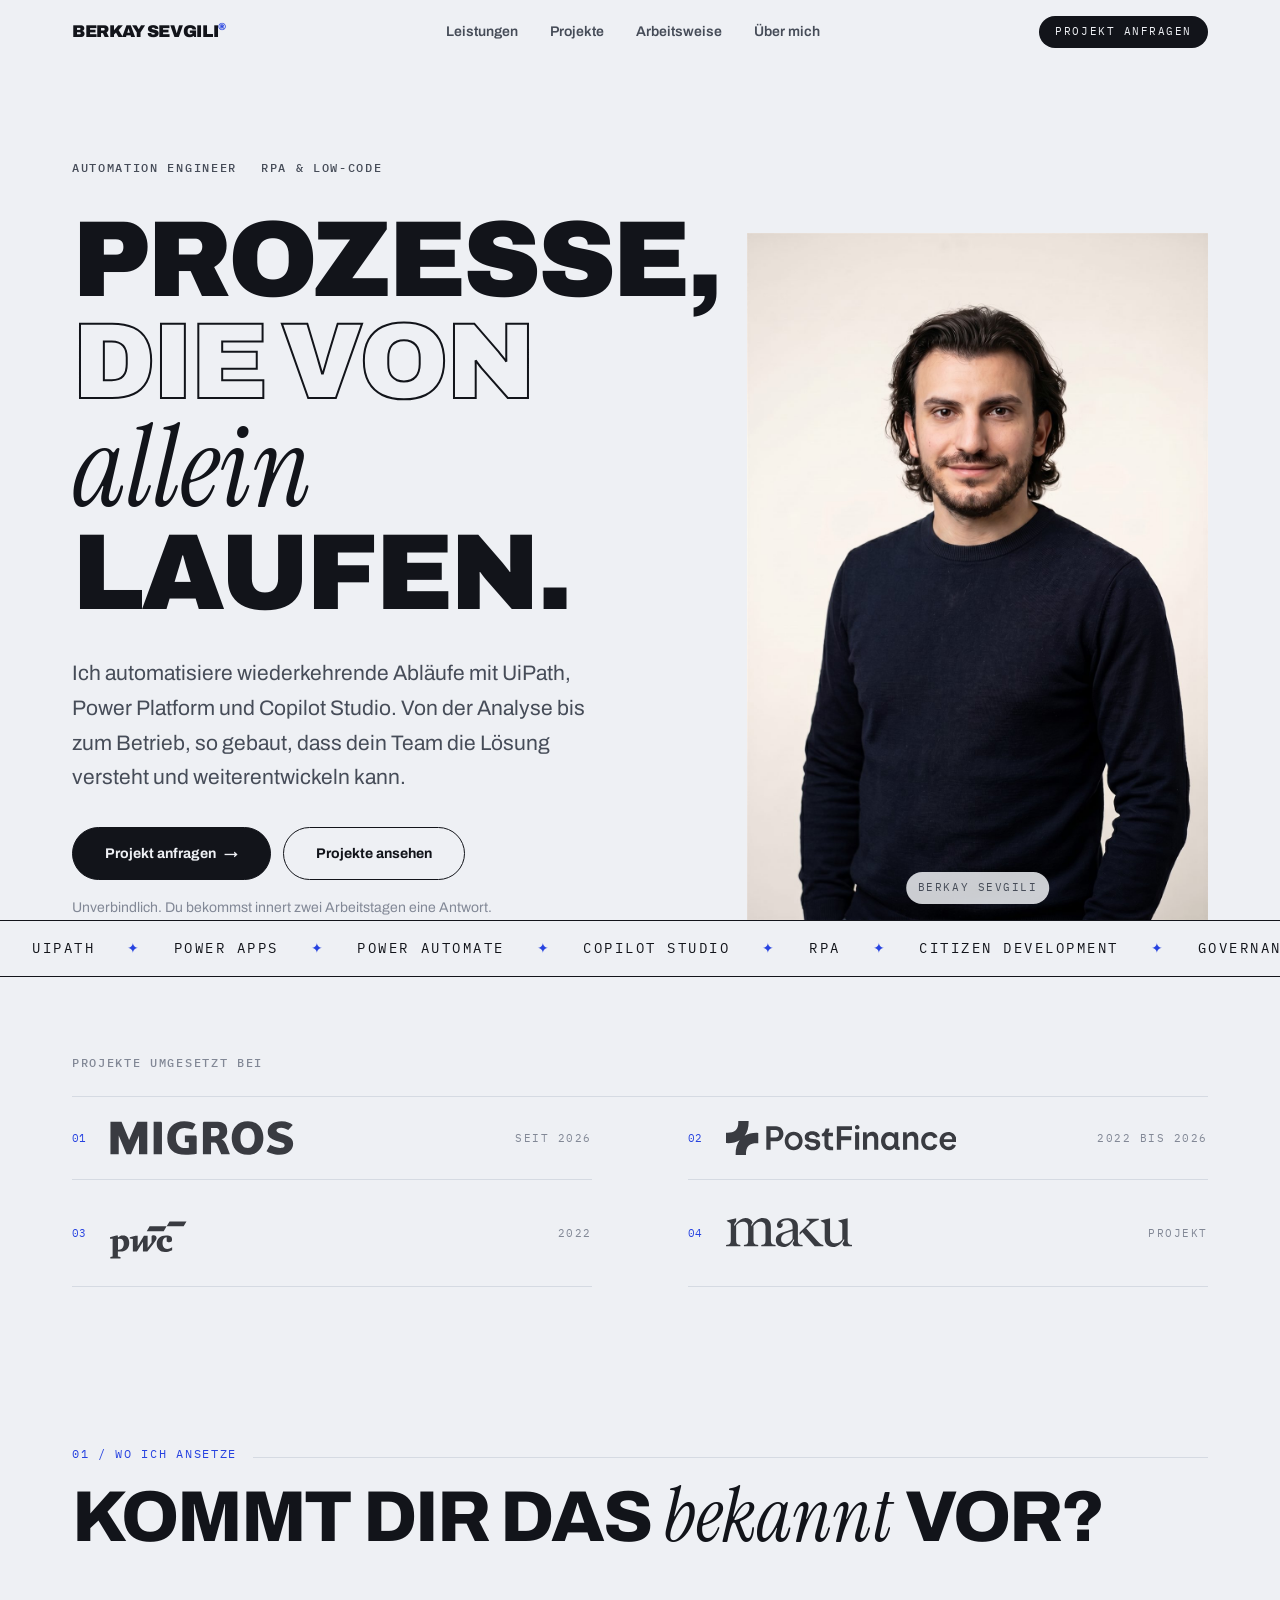
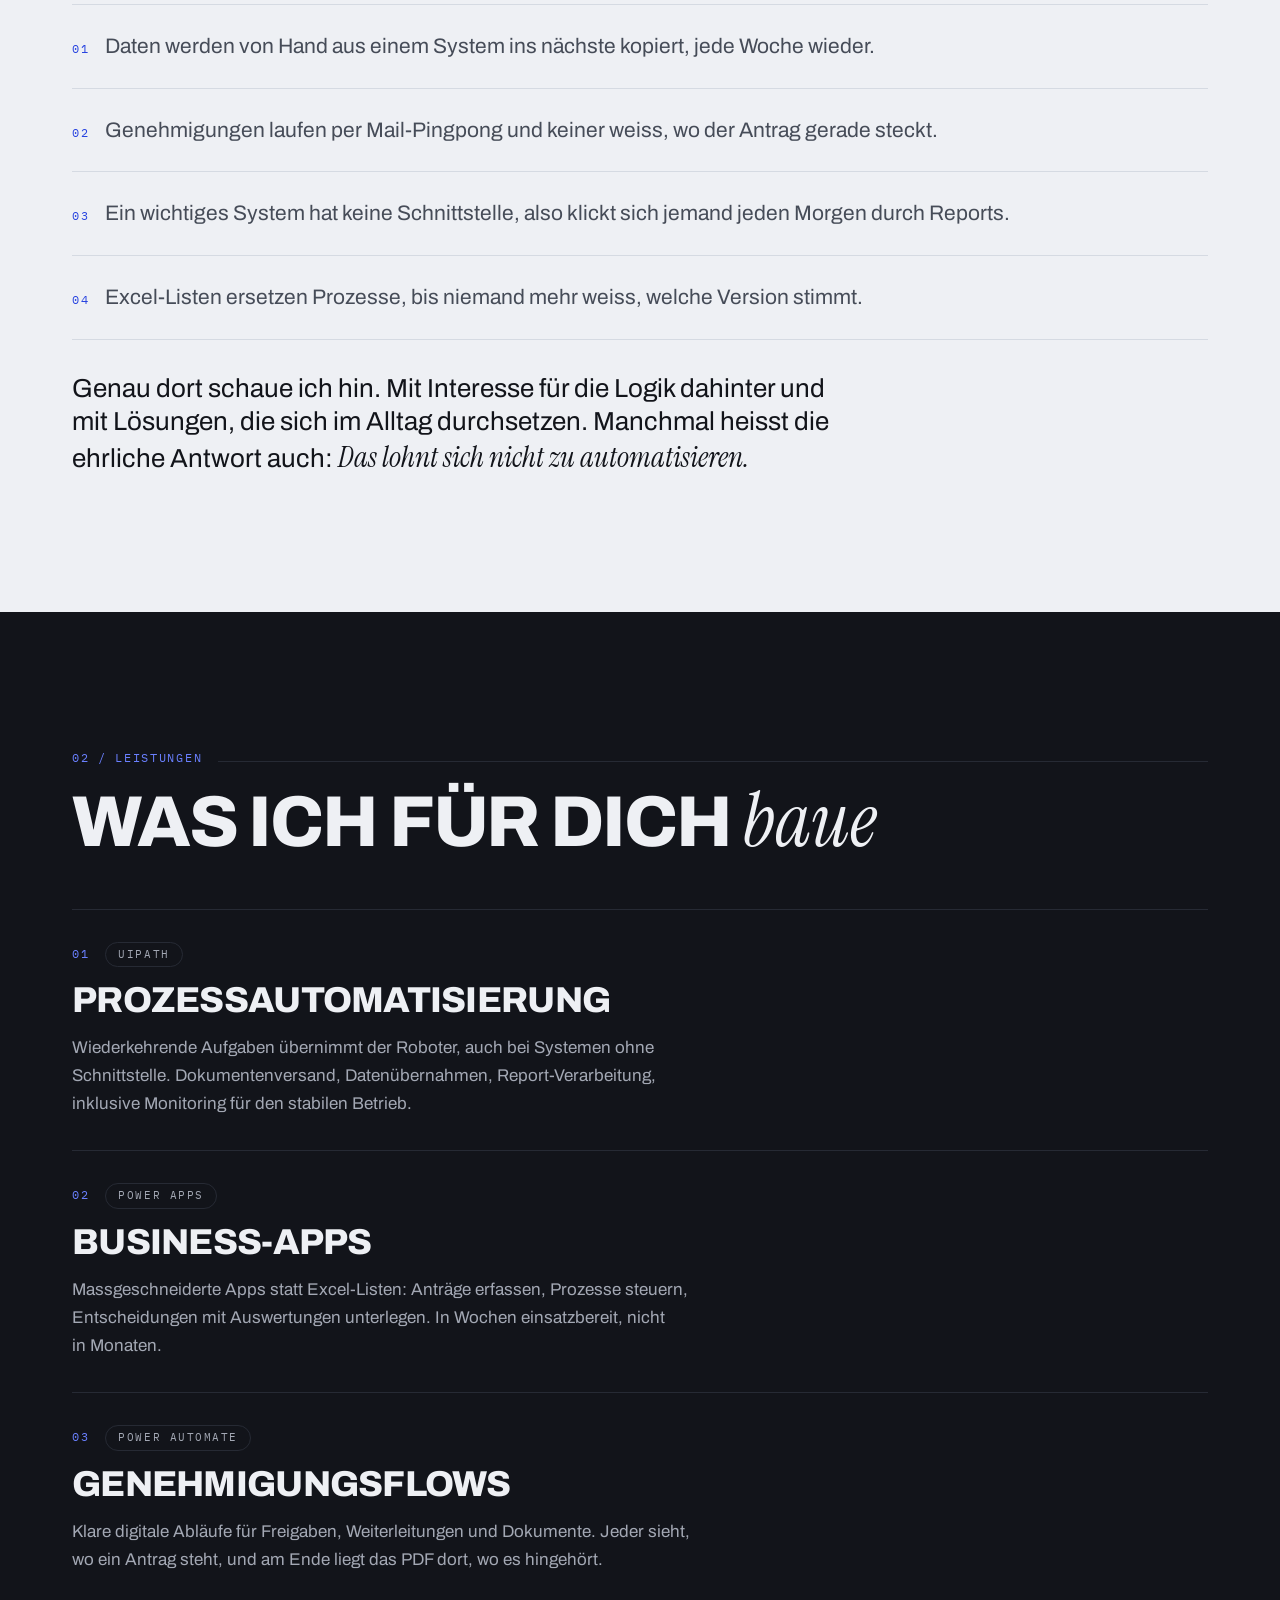
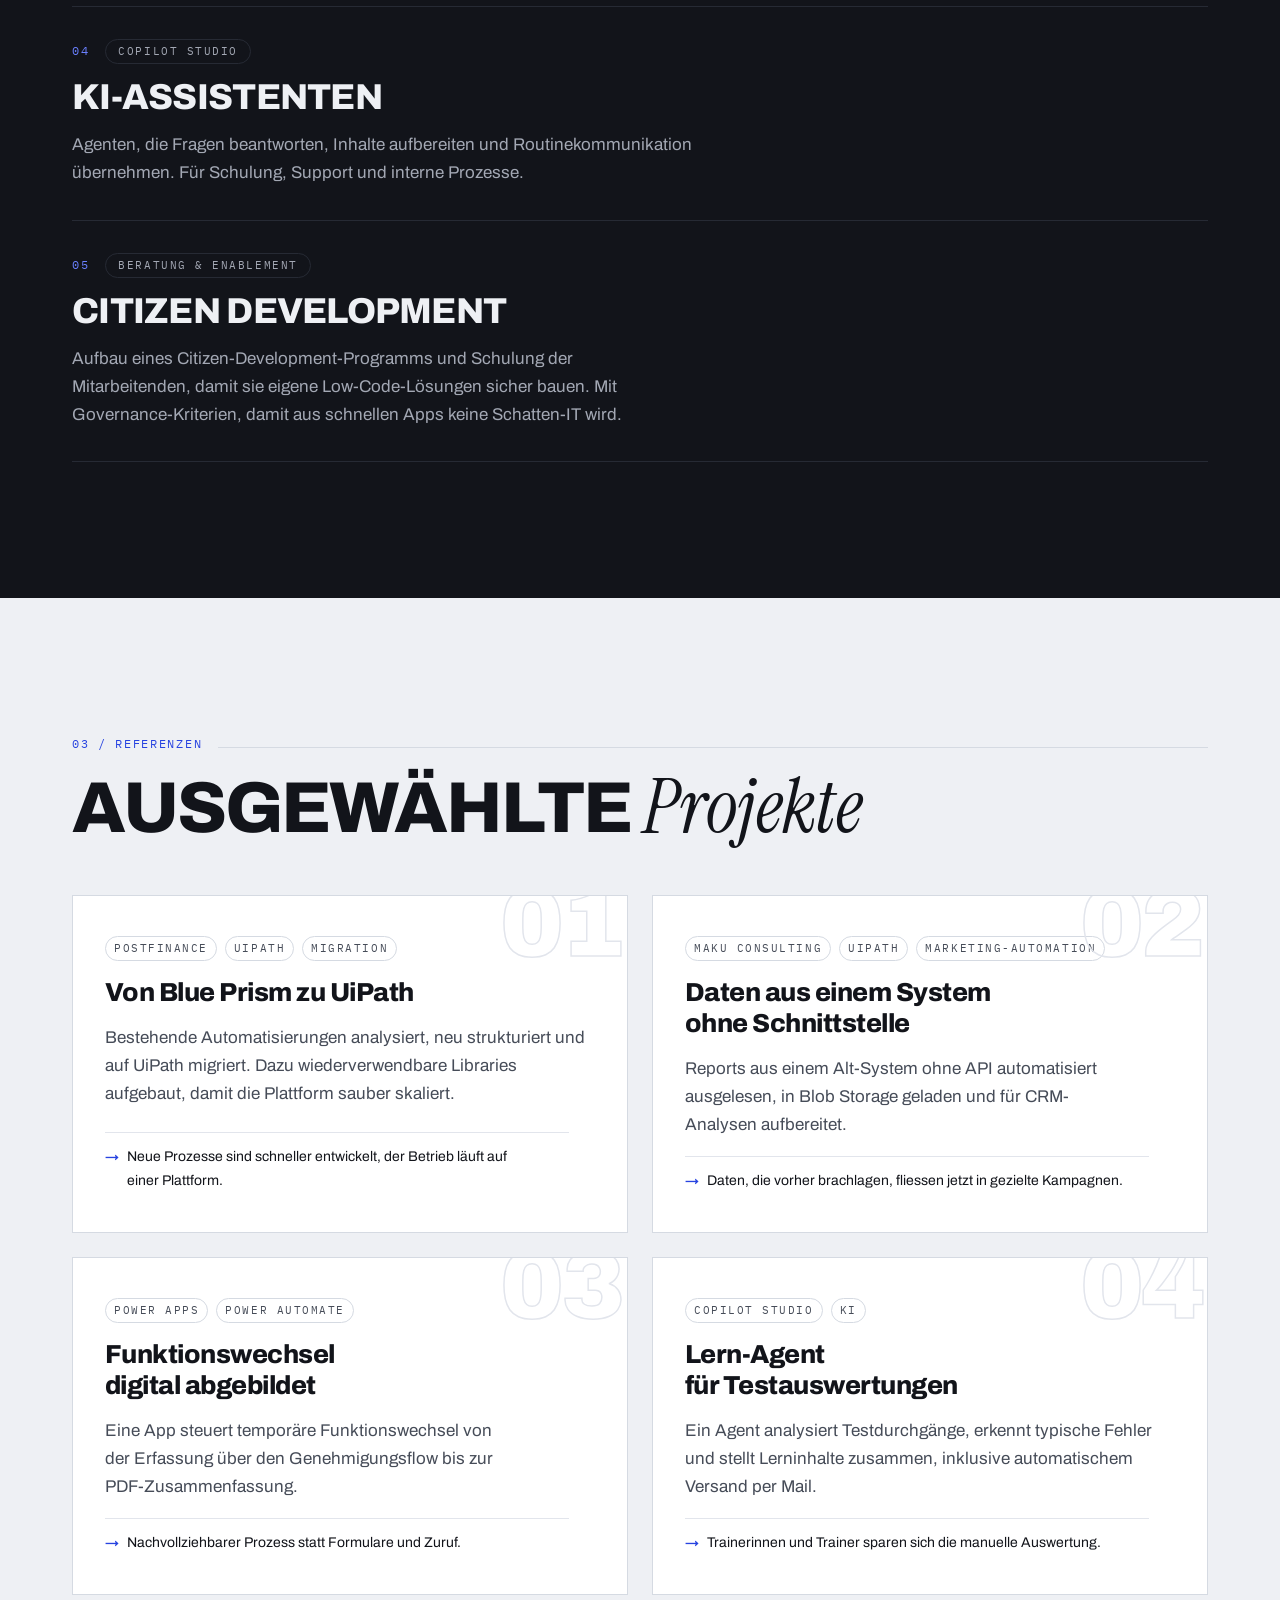
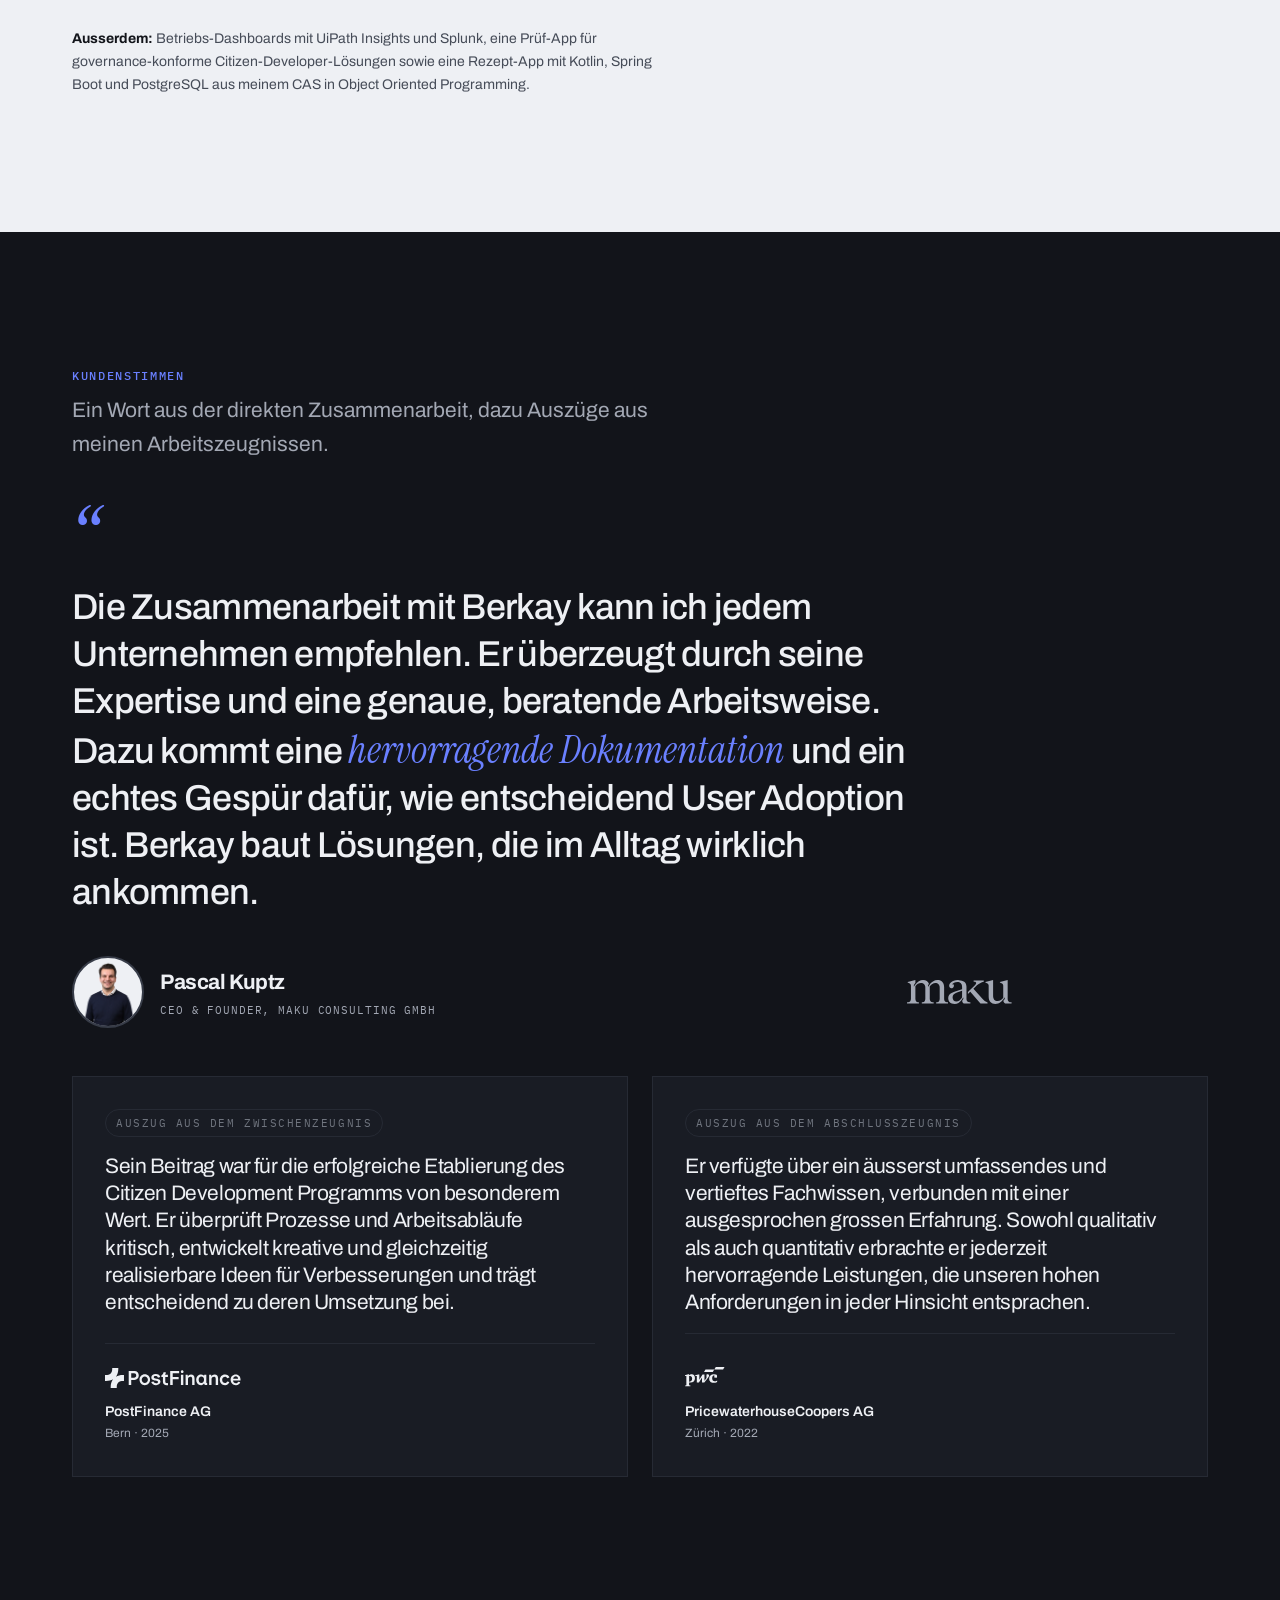
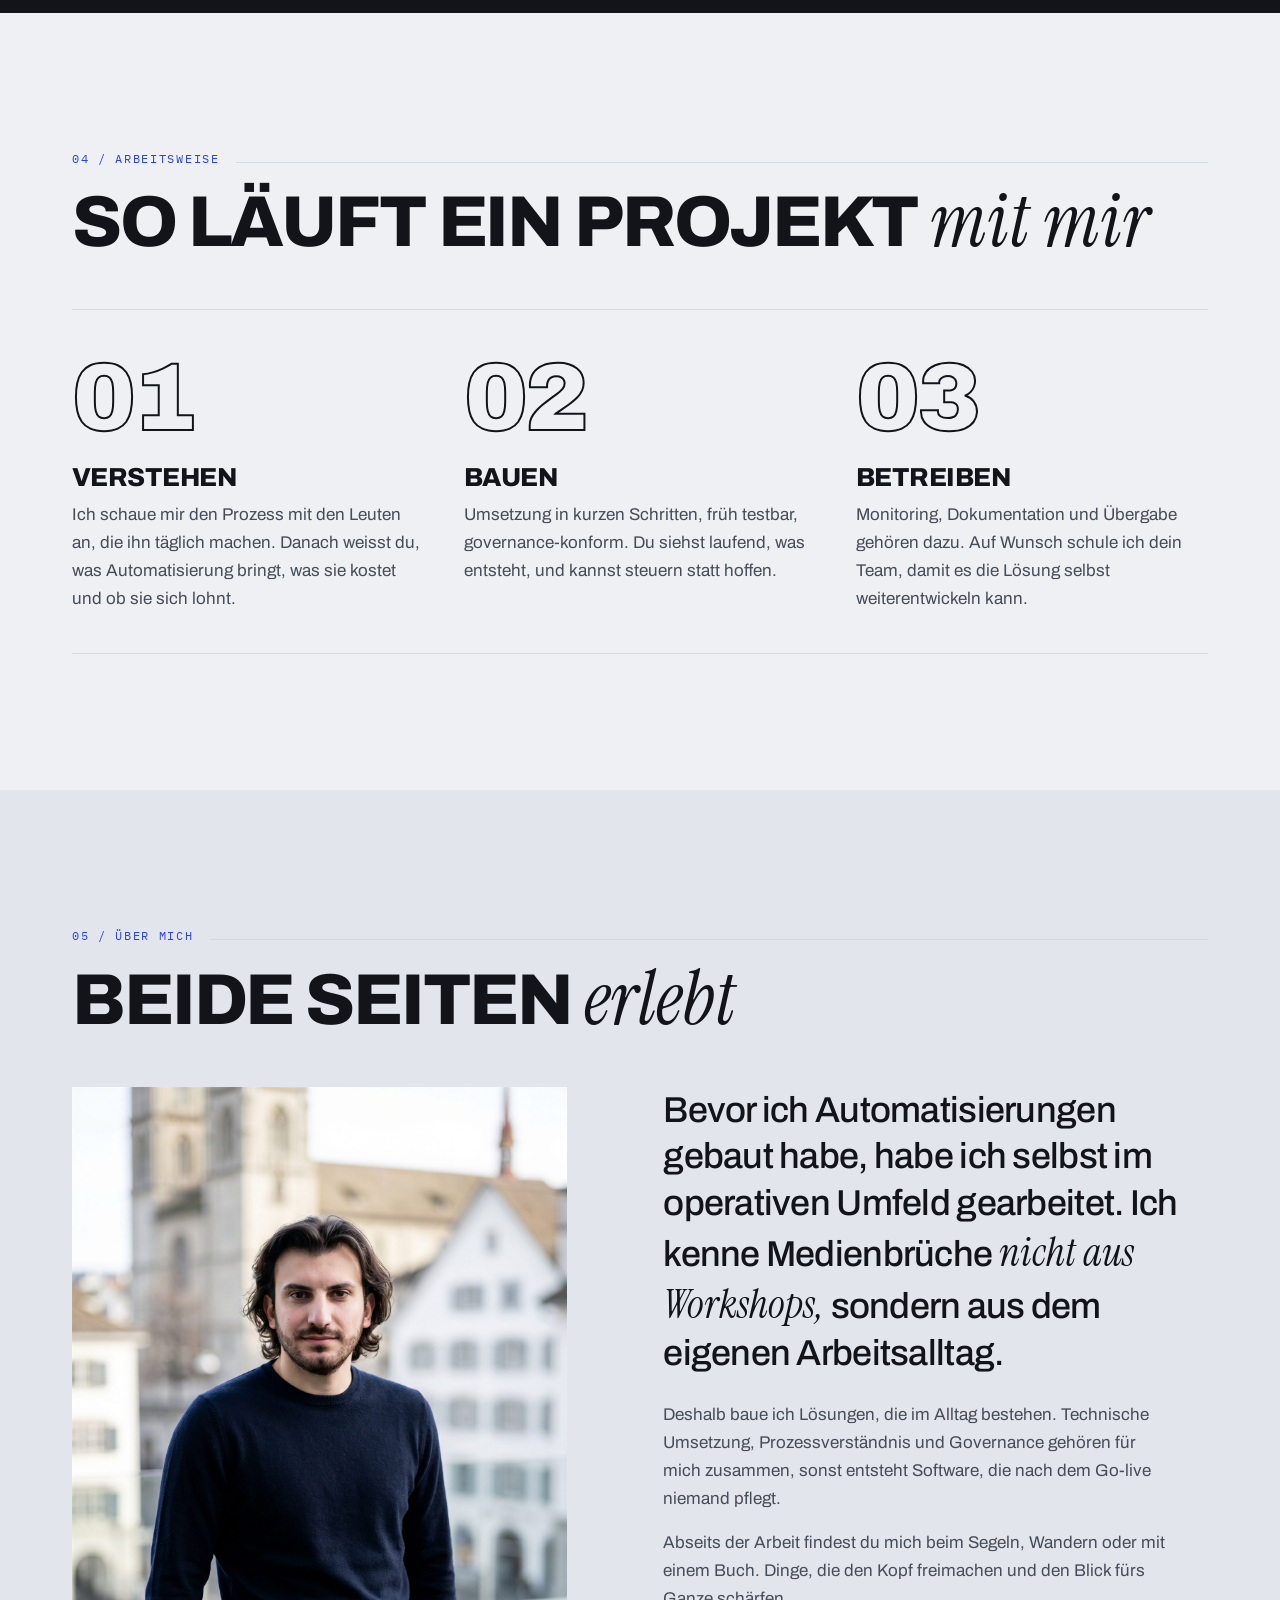
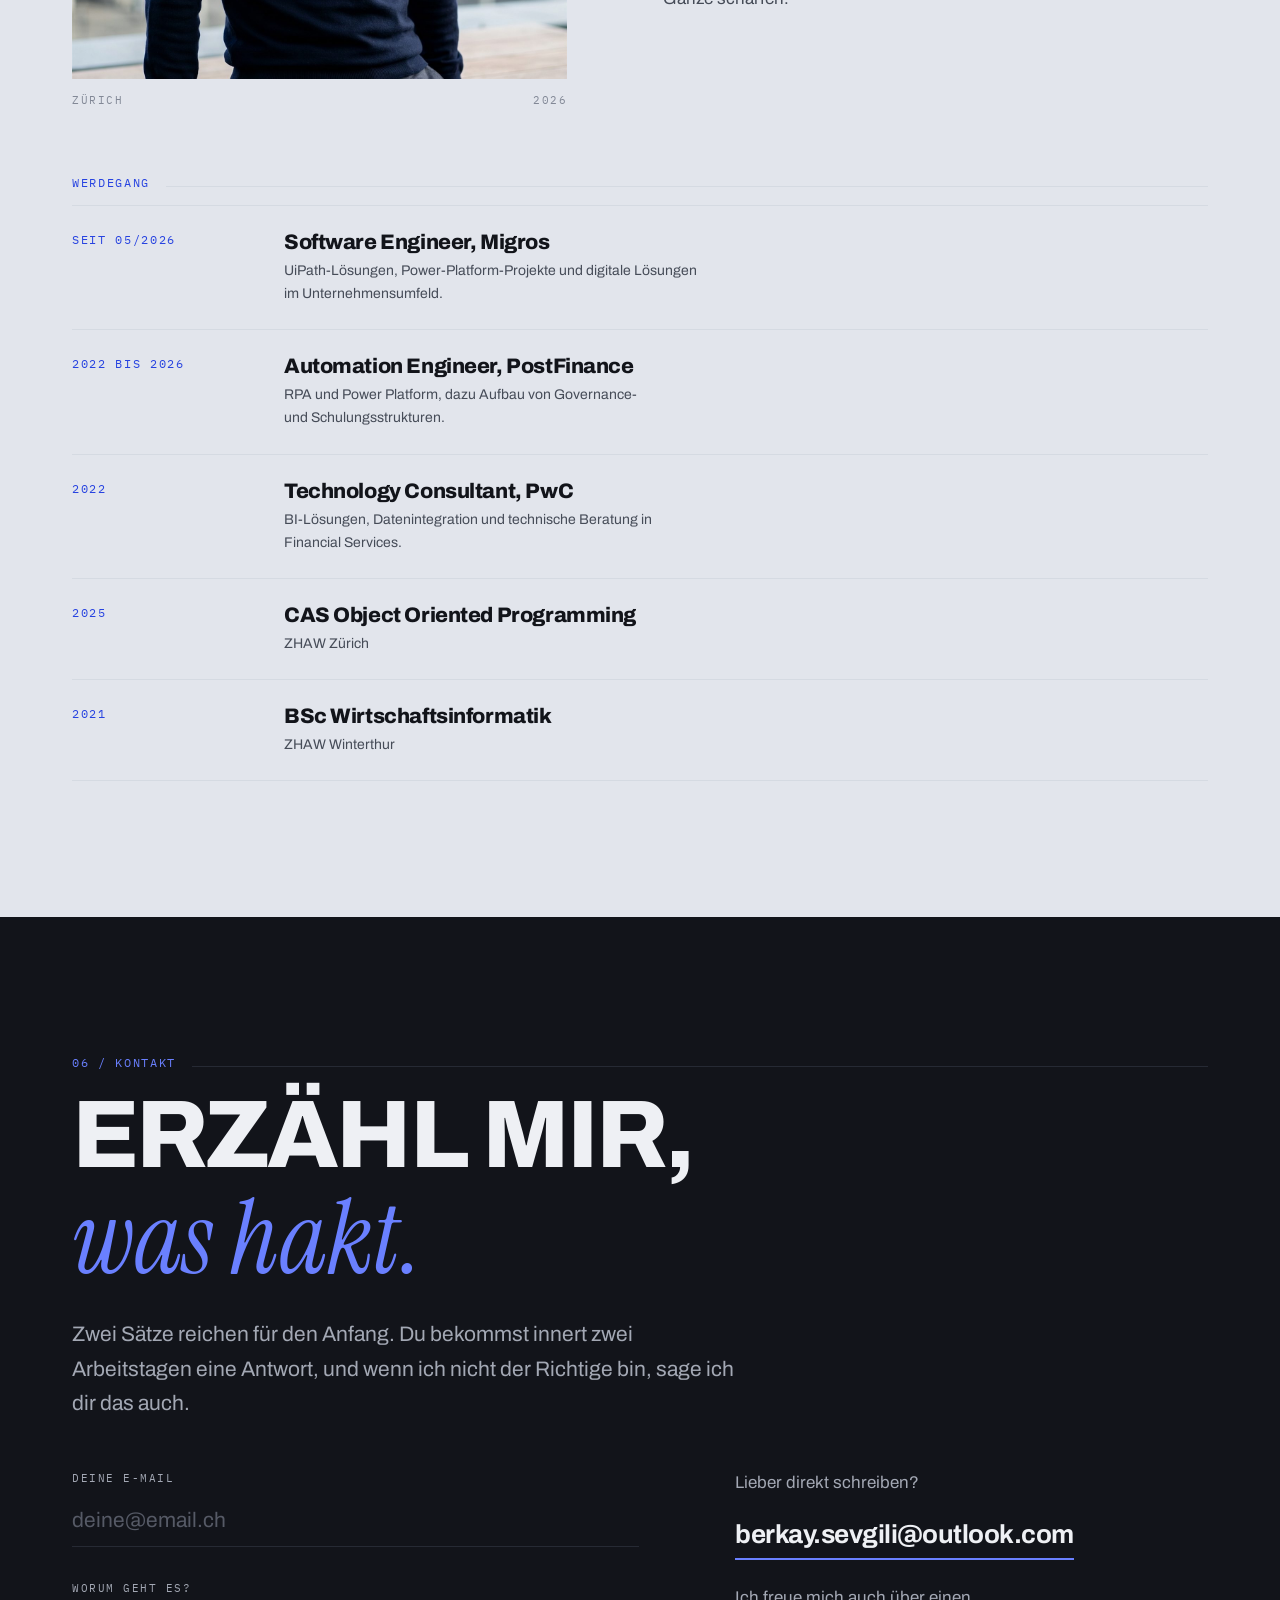
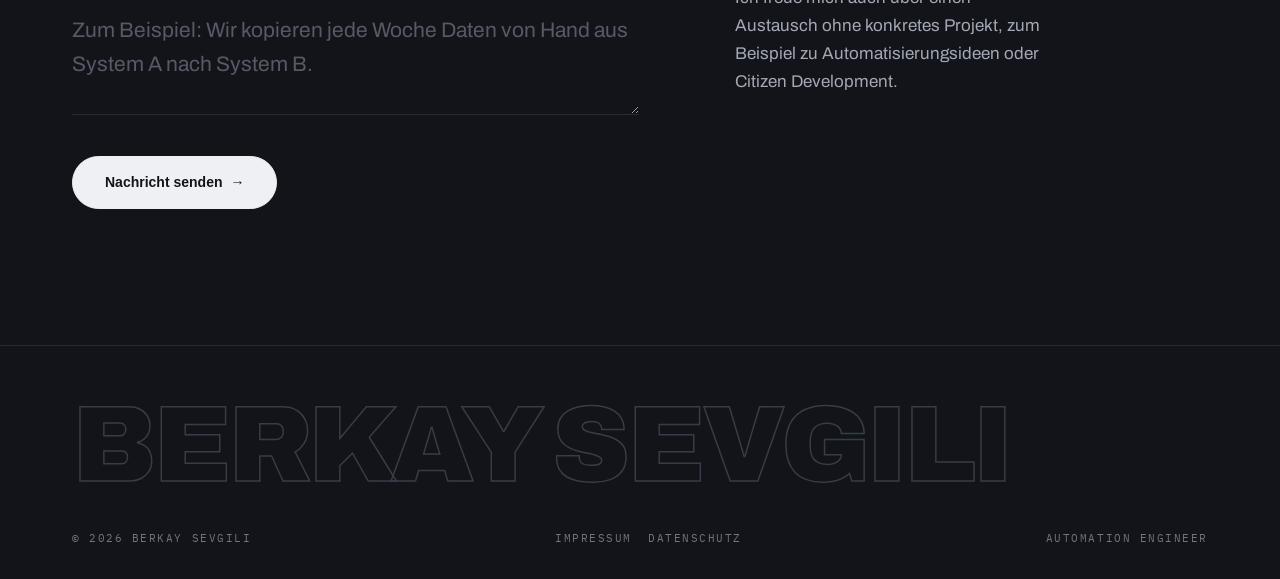
<file: index.html>
<!DOCTYPE html>
<html lang="de-CH">
<head>
<meta charset="UTF-8">
<meta name="viewport" content="width=device-width, initial-scale=1.0">
<title>Berkay Sevgili | Automation Engineer</title>
<meta name="description" content="Ich automatisiere wiederkehrende Prozesse mit UiPath, Power Platform und Copilot Studio. Von der Analyse bis zum Betrieb, umgesetzt bei Migros, PostFinance und PwC.">
<link rel="canonical" href="https://www.berkaysevgili.ch/">
<meta name="author" content="Berkay Sevgili">
<meta name="robots" content="index, follow">
<meta name="theme-color" content="#12141a">
<meta name="keywords" content="Automation Engineer, UiPath, RPA, Power Platform, Power Apps, Power Automate, Copilot Studio, Citizen Development, Prozessautomatisierung, Zürich, Schweiz">

<!-- Open Graph -->
<meta property="og:type" content="website">
<meta property="og:site_name" content="Berkay Sevgili | Portfolio">
<meta property="og:title" content="Berkay Sevgili | Automation Engineer">
<meta property="og:description" content="Ich automatisiere wiederkehrende Prozesse mit UiPath, Power Platform und Copilot Studio. Von der Analyse bis zum Betrieb, umgesetzt bei Migros, PostFinance und PwC.">
<meta property="og:image" content="https://www.berkaysevgili.ch/assets/portrait.jpg">
<meta property="og:image:alt" content="Porträt von Berkay Sevgili">
<meta property="og:url" content="https://www.berkaysevgili.ch/">
<meta property="og:locale" content="de_CH">

<!-- Twitter -->
<meta name="twitter:card" content="summary_large_image">
<meta name="twitter:title" content="Berkay Sevgili | Automation Engineer, Zürich">
<meta name="twitter:description" content="Ich automatisiere wiederkehrende Prozesse mit UiPath, Power Platform und Copilot Studio. Von der Analyse bis zum Betrieb, umgesetzt bei Migros, PostFinance und PwC.">
<meta name="twitter:image" content="https://www.berkaysevgili.ch/assets/portrait.jpg">
<link rel="preconnect" href="https://fonts.googleapis.com">
<link rel="preconnect" href="https://fonts.gstatic.com" crossorigin>
<link href="https://fonts.googleapis.com/css2?family=Archivo:wght@400;500;600;700;800;900&family=Instrument+Serif:ital@1&family=IBM+Plex+Mono:wght@400;500&display=swap" rel="stylesheet">
<style>
  /* ==========================================================
     DESIGN TOKENS
     ========================================================== */
  :root {
    /* Farben: Flächen und Text (kühl, neutral) */
    --paper: #eef0f4;
    --paper-deep: #e2e5ec;
    --surface: #ffffff;
    --ink: #12141a;
    --ink-soft: #464c58;
    --ink-faint: #828896;
    --line: #d5dae2;

    /* Farben: inverse Flächen (dunkle Sektionen) */
    --inv-bg: #12141a;
    --inv-text: #eef0f4;
    --inv-text-soft: #a3a8b4;
    --inv-text-faint: #70757f;
    --inv-line: #262a34;
    --inv-line-soft: #373c48;
    --inv-surface: #191c24;

    /* Farben: Akzent (Kobaltblau; -bright für Text/Linien auf Dunkel) */
    --accent: #2743e0;
    --accent-bright: #6a80ff;
    --accent-ink: #fff;

    /* Schrift: Familien */
    --sans: "Archivo", -apple-system, "Segoe UI", sans-serif;
    --serif: "Instrument Serif", Georgia, serif;
    --mono: "IBM Plex Mono", ui-monospace, monospace;

    /* Schrift: fluide Groessenskala */
    --text-2xs: 0.6875rem;                                   /* 11px Micro-Labels */
    --text-xs: 0.75rem;                                      /* 12px Mono-Labels */
    --text-sm: 0.875rem;                                     /* 14px Meta, Buttons */
    --text-base: 1.0625rem;                                  /* 17px Fliesstext */
    --text-lg: clamp(1.125rem, 1rem + 0.5vw, 1.3125rem);     /* 18-21px Intro */
    --text-xl: clamp(1.25rem, 1.1rem + 0.8vw, 1.625rem);     /* 20-26px Kartentitel */
    --text-2xl: clamp(1.5rem, 1.2rem + 1.6vw, 2.25rem);      /* 24-36px Zeilentitel, Lead */
    --text-3xl: clamp(1.9rem, 1.4rem + 2.6vw, 3.25rem);      /* 30-52px Zwischenstufe */
    --text-4xl: clamp(2.375rem, 1.6rem + 4vw, 4.5rem);       /* 38-72px Sektionstitel */
    --text-5xl: clamp(2.75rem, 1.8rem + 5.5vw, 6rem);        /* 44-96px Kontakt, Ziffern */
    --text-display: clamp(3.25rem, 2rem + 7.5vw, 6.75rem);   /* 52-108px Hero, Footer */

    /* Schrift: Zeilenhoehen */
    --leading-none: 0.95;
    --leading-tight: 1.05;
    --leading-snug: 1.2;
    --leading-title: 1.3;
    --leading-label: 1.4;
    --leading-body: 1.65;

    /* Schrift: Laufweiten */
    --track-display: -0.03em;
    --track-tight: -0.02em;
    --track-caps: 0.14em;
    --track-caps-wide: 0.18em;

    /* Abstaende: 4px-Basis */
    --sp-1: 0.25rem;
    --sp-2: 0.5rem;
    --sp-3: 0.75rem;
    --sp-4: 1rem;
    --sp-5: 1.5rem;
    --sp-6: 2rem;
    --sp-7: 2.5rem;
    --sp-8: 3rem;
    --sp-9: 4rem;
    --sp-10: 6rem;

    /* Layout */
    --container: 1200px;
    --gutter: clamp(1.25rem, 4vw, 2rem);
    --section-y: clamp(5rem, 4rem + 6vw, 8.5rem);
    --section-y-sm: clamp(3rem, 2.5rem + 3vw, 5rem);
    --header-h: 4rem;

    /* Form und Linien */
    --radius-pill: 999px;
    --bw: 1px;
    --bw-strong: 1.5px;

    /* Schatten */
    --shadow-lift: 0 16px 40px rgba(20, 22, 29, 0.1);

    /* Bewegung */
    --ease-out: cubic-bezier(0.16, 1, 0.3, 1);
    --dur-1: 0.2s;
    --dur-2: 0.45s;
    --dur-3: 0.7s;
  }

  /* ==========================================================
     BASIS
     ========================================================== */
  * { margin: 0; padding: 0; box-sizing: border-box; }
  html { scroll-behavior: smooth; }
  body {
    font-family: var(--sans);
    font-size: var(--text-base);
    background: var(--paper);
    color: var(--ink);
    line-height: var(--leading-body);
    -webkit-font-smoothing: antialiased;
    overflow-x: hidden;
  }
  ::selection { background: var(--accent); color: var(--accent-ink); }
  img { max-width: 100%; height: auto; display: block; }
  section { scroll-margin-top: var(--header-h); }
  p { text-wrap: pretty; }
  :focus-visible { outline: 2px solid var(--accent); outline-offset: 3px; }
  .wrap { max-width: var(--container); margin: 0 auto; padding: 0 var(--gutter); }

  /* Ueberschriften: Groesse pro Ebene, Rhythmus aus den Tokens */
  h1, h2, h3 { font-weight: 800; letter-spacing: var(--track-tight); line-height: var(--leading-tight); text-wrap: balance; }
  h1 { font-size: var(--text-display); line-height: var(--leading-none); letter-spacing: var(--track-display); font-weight: 900; }
  h2 { font-size: var(--text-4xl); letter-spacing: var(--track-display); text-transform: uppercase; }
  h3 { font-size: var(--text-xl); line-height: var(--leading-snug); }
  h2 .serif-it { text-transform: none; font-size: 1.06em; }

  .serif-it { font-family: var(--serif); font-style: italic; font-weight: 400; letter-spacing: 0; }
  .mono {
    font-family: var(--mono);
    font-size: var(--text-xs);
    text-transform: uppercase;
    letter-spacing: var(--track-caps);
    font-weight: 500;
    line-height: var(--leading-label);
  }

  /* ==========================================================
     REVEALS
     ========================================================== */
  /* Reveal nur aktiv, wenn JS die .js-Klasse gesetzt hat (sonst Inhalt sichtbar) */
  .js .rv { opacity: 0; transform: translateY(28px); transition: opacity var(--dur-3) var(--ease-out), transform var(--dur-3) var(--ease-out); }
  .rv.in { opacity: 1; transform: none; }
  .rv-d1 { transition-delay: 0.08s; }
  .rv-d2 { transition-delay: 0.16s; }
  .rv-d3 { transition-delay: 0.24s; }
  @media (prefers-reduced-motion: reduce) {
    html { scroll-behavior: auto; }
    .js .rv { opacity: 1; transform: none; transition: none; }
    .marquee-track { animation: none !important; }
  }

  /* ==========================================================
     BAUSTEINE
     ========================================================== */
  .section { padding: var(--section-y) 0; }
  .section--tight { padding-top: var(--section-y-sm); }
  .section--flush-top { padding-top: 0; }
  .section-intro { margin-top: var(--sp-5); color: var(--ink-soft); max-width: 56ch; font-size: var(--text-lg); }

  .sec-head { display: flex; align-items: baseline; gap: var(--sp-4); margin-bottom: var(--sp-3); }
  .sec-head .idx { font-family: var(--mono); font-size: var(--text-xs); letter-spacing: var(--track-caps); text-transform: uppercase; color: var(--accent); white-space: nowrap; }
  .sec-head .rule { flex: 1; height: var(--bw); background: var(--line); }

  .btn {
    display: inline-flex; align-items: center; gap: var(--sp-2);
    background: var(--ink); color: var(--paper);
    text-decoration: none; font-weight: 700; font-size: var(--text-sm); line-height: var(--leading-label);
    padding: var(--sp-4) var(--sp-6); border-radius: var(--radius-pill); border: var(--bw-strong) solid var(--ink);
    cursor: pointer; transition: background var(--dur-1), color var(--dur-1), border-color var(--dur-1), transform var(--dur-1);
  }
  .btn:hover { background: var(--accent); border-color: var(--accent); color: var(--accent-ink); transform: translateY(-2px); }
  .btn .arr { transition: transform var(--dur-1); }
  .btn:hover .arr { transform: translateX(4px); }
  .btn-ghost { background: transparent; color: var(--ink); border-color: var(--ink); }
  .btn-ghost:hover { background: var(--ink); border-color: var(--ink); color: var(--paper); transform: translateY(-2px); }

  /* ==========================================================
     HEADER
     ========================================================== */
  .site-header {
    position: fixed; top: 0; left: 0; right: 0; z-index: 100;
    transition: background var(--dur-2), box-shadow var(--dur-2);
  }
  .site-header.scrolled {
    background: rgba(238, 240, 244, 0.88);
    backdrop-filter: blur(10px);
    box-shadow: 0 var(--bw) 0 var(--line);
  }
  .site-header .wrap { display: flex; align-items: center; justify-content: space-between; height: var(--header-h); }
  .brand { font-weight: 900; font-size: var(--text-base); letter-spacing: var(--track-tight); text-decoration: none; color: var(--ink); }
  .brand sup { color: var(--accent); font-size: 0.6em; }
  .header-nav { display: none; gap: var(--sp-6); }
  .header-nav a { text-decoration: none; color: var(--ink-soft); font-size: var(--text-sm); font-weight: 600; transition: color var(--dur-1); }
  .header-nav a:hover { color: var(--accent); }
  .header-cta {
    font-family: var(--mono); font-size: var(--text-2xs); text-transform: uppercase; letter-spacing: var(--track-caps);
    line-height: var(--leading-label);
    text-decoration: none; color: var(--paper); background: var(--ink);
    padding: var(--sp-2) var(--sp-4); border-radius: var(--radius-pill); transition: background var(--dur-1);
  }
  .header-cta:hover { background: var(--accent); color: var(--accent-ink); }

  /* ==========================================================
     HERO
     ========================================================== */
  .hero { padding: calc(var(--header-h) + var(--sp-9)) 0 0; position: relative; }
  .hero-grid { display: grid; grid-template-columns: 1fr; gap: var(--sp-8); align-items: end; }
  .hero-meta { display: flex; flex-wrap: wrap; gap: var(--sp-2) var(--sp-5); margin-bottom: var(--sp-6); color: var(--ink-soft); }
  .hero-meta .dot { color: var(--accent); }
  .hero h1 { text-transform: uppercase; }
  .hero h1 .serif-it { text-transform: none; font-size: 1.05em; color: var(--ink); }
  .hero h1 .outline { color: transparent; -webkit-text-stroke: 2px var(--ink); }
  .hero-sub { margin-top: var(--sp-6); font-size: var(--text-lg); color: var(--ink-soft); max-width: 46ch; }
  .hero-ctas { margin-top: var(--sp-6); display: flex; flex-wrap: wrap; gap: var(--sp-3); align-items: center; }
  .hero-note { margin-top: var(--sp-4); color: var(--ink-faint); font-size: var(--text-sm); }
  .hero-figure { position: relative; margin: 0; }
  .hero-figure img { width: 100%; max-width: 520px; margin: 0 auto; filter: saturate(0.94); }
  .hero-figure figcaption {
    position: absolute; bottom: var(--sp-4); left: 50%; transform: translateX(-50%);
    font-family: var(--mono); font-size: var(--text-2xs); letter-spacing: var(--track-caps); text-transform: uppercase;
    line-height: var(--leading-label);
    color: var(--ink-soft); background: rgba(238, 240, 244, 0.85); padding: var(--sp-2) var(--sp-3); border-radius: var(--radius-pill);
    white-space: nowrap;
  }

  /* ==========================================================
     MARQUEE
     ========================================================== */
  .marquee {
    border-top: var(--bw-strong) solid var(--ink);
    border-bottom: var(--bw-strong) solid var(--ink);
    overflow: hidden; padding: var(--sp-4) 0; background: var(--paper);
    display: flex;
  }
  .marquee-track { display: flex; flex-shrink: 0; align-items: center; animation: marquee 28s linear infinite; }
  .marquee span {
    font-family: var(--mono); font-size: var(--text-sm); text-transform: uppercase; letter-spacing: var(--track-caps-wide);
    white-space: nowrap; padding: 0 var(--sp-6); color: var(--ink);
  }
  .marquee .star { color: var(--accent); padding: 0; }
  @keyframes marquee { to { transform: translateX(-100%); } }

  /* ==========================================================
     KUNDEN
     ========================================================== */
  .clients { padding: var(--section-y-sm) 0; }
  .clients-label { color: var(--ink-faint); margin-bottom: var(--sp-5); }
  .clients-grid { display: grid; grid-template-columns: 1fr; border-top: var(--bw) solid var(--line); }
  .client {
    display: grid; grid-template-columns: auto 1fr auto; gap: var(--sp-5); align-items: center;
    padding: var(--sp-5) 0; border-bottom: var(--bw) solid var(--line);
  }
  .client .idx { font-family: var(--mono); font-size: var(--text-2xs); color: var(--accent); }
  .client .logo { color: var(--ink); opacity: 0.82; transition: color var(--dur-1), opacity var(--dur-1); }
  .client:hover .logo { color: var(--accent); opacity: 1; }
  .client .logo svg { height: 26px; width: auto; display: block; }
  .client.logo-pwc .logo svg { height: 46px; }
  .client.logo-maku .logo svg { height: 22px; }
  .client .role { font-family: var(--mono); font-size: var(--text-2xs); text-transform: uppercase; letter-spacing: var(--track-caps); color: var(--ink-faint); text-align: right; }

  /* ==========================================================
     ANSATZ
     ========================================================== */
  .pain-rows { margin-top: var(--sp-8); border-top: var(--bw) solid var(--line); counter-reset: pain; }
  .pain-rows li {
    list-style: none; counter-increment: pain;
    display: grid; grid-template-columns: auto 1fr; gap: var(--sp-4); align-items: baseline;
    padding: var(--sp-5) 0; border-bottom: var(--bw) solid var(--line);
    font-size: var(--text-lg); color: var(--ink-soft);
  }
  .pain-rows li::before {
    content: "0" counter(pain);
    font-family: var(--mono); font-size: var(--text-xs); color: var(--accent); letter-spacing: var(--track-caps);
  }
  .pain-close { margin-top: var(--sp-6); font-size: var(--text-xl); line-height: var(--leading-title); max-width: 52ch; }
  .pain-close .serif-it { font-size: 1.1em; }

  /* ==========================================================
     LEISTUNGEN (dunkel)
     ========================================================== */
  .dark-section { background: var(--inv-bg); color: var(--inv-text); --accent: var(--accent-bright); }
  .dark-section .sec-head .rule { background: var(--inv-line); }
  .dark-section .section-intro { color: var(--inv-text-soft); }
  .svc-rows { margin-top: var(--sp-8); border-top: var(--bw) solid var(--inv-line); }
  .svc {
    display: grid; grid-template-columns: 1fr; gap: var(--sp-3);
    padding: var(--sp-6) 0; border-bottom: var(--bw) solid var(--inv-line);
    position: relative; transition: padding-left var(--dur-1) ease;
  }
  .svc:hover { padding-left: var(--sp-4); }
  .svc::after {
    content: ""; position: absolute; left: 0; top: 0; width: 0; height: 100%;
    border-left: 3px solid var(--accent); opacity: 0; transition: opacity var(--dur-1);
  }
  .svc:hover::after { opacity: 1; }
  .svc-top { display: flex; align-items: baseline; gap: var(--sp-4); flex-wrap: wrap; }
  .svc-top .idx { font-family: var(--mono); font-size: var(--text-xs); color: var(--accent); letter-spacing: var(--track-caps); }
  .svc-top .tool {
    font-family: var(--mono); font-size: var(--text-2xs); text-transform: uppercase; letter-spacing: var(--track-caps);
    line-height: var(--leading-label);
    color: var(--inv-text-soft); border: var(--bw) solid var(--inv-line); padding: var(--sp-1) var(--sp-3); border-radius: var(--radius-pill);
  }
  .svc h3 { font-size: var(--text-2xl); text-transform: uppercase; letter-spacing: var(--track-tight); }
  .svc p { color: var(--inv-text-soft); max-width: 62ch; font-size: var(--text-base); }

  /* ==========================================================
     PROJEKTE
     ========================================================== */
  .proj-grid { margin-top: var(--sp-8); display: grid; grid-template-columns: 1fr; gap: var(--sp-4); }
  .proj {
    background: var(--surface);
    border: var(--bw) solid var(--line);
    padding: var(--sp-6) var(--sp-5);
    display: flex; flex-direction: column; gap: var(--sp-4);
    position: relative; overflow: hidden;
    transition: transform var(--dur-1) ease, box-shadow var(--dur-1) ease;
  }
  .proj:hover { transform: translateY(-4px); box-shadow: var(--shadow-lift); }
  .proj .big-idx {
    position: absolute; top: -0.2em; right: 0.05em;
    font-size: var(--text-5xl); font-weight: 900; letter-spacing: var(--track-display);
    color: transparent; -webkit-text-stroke: 1.5px var(--paper-deep);
    line-height: 1; pointer-events: none;
  }
  .proj .tags { display: flex; flex-wrap: wrap; gap: var(--sp-2); }
  .proj .tags span {
    font-family: var(--mono); font-size: var(--text-2xs); text-transform: uppercase; letter-spacing: var(--track-caps);
    line-height: var(--leading-label);
    color: var(--ink-soft); border: var(--bw) solid var(--line); padding: var(--sp-1) var(--sp-2); border-radius: var(--radius-pill);
  }
  .proj h3 { max-width: 20ch; }
  .proj p { color: var(--ink-soft); font-size: var(--text-base); max-width: 58ch; }
  .proj .result {
    margin-top: auto; padding-top: var(--sp-3); border-top: var(--bw) solid var(--paper-deep);
    font-size: var(--text-sm); color: var(--ink); display: flex; gap: var(--sp-2); align-items: baseline;
  }
  .proj .result::before { content: "→"; color: var(--accent); font-weight: 700; }
  .more-projects { margin-top: var(--sp-6); color: var(--ink-soft); font-size: var(--text-sm); max-width: 74ch; }
  .more-projects strong { color: var(--ink); }

  /* ==========================================================
     TESTIMONIAL (dunkel)
     ========================================================== */
  .testimonial { background: var(--inv-bg); color: var(--inv-text); --accent: var(--accent-bright); padding: var(--section-y) 0; }
  .testimonial-label { color: var(--accent); margin-bottom: var(--sp-2); }
  .testimonial-intro { color: var(--inv-text-soft); font-size: var(--text-lg); max-width: 54ch; margin-bottom: var(--sp-8); }
  .testimonial-card { margin: 0; position: relative; max-width: 940px; }
  .quote-mark {
    font-family: var(--serif); font-style: italic; color: var(--accent);
    font-size: clamp(3.5rem, 10vw, 5.5rem); line-height: 0.8; display: block; margin-bottom: var(--sp-1);
  }
  .testimonial-quote {
    font-size: var(--text-2xl); line-height: var(--leading-title); font-weight: 500;
    letter-spacing: var(--track-tight); color: var(--inv-text); max-width: 42ch;
  }
  .testimonial-quote .serif-it { font-size: 1.08em; color: var(--accent); }
  .testimonial-author { display: flex; align-items: center; gap: var(--sp-4); margin-top: var(--sp-7); }
  .author-avatar {
    width: 72px; height: 72px; border-radius: 50%; object-fit: cover; object-position: center top;
    background: var(--paper); flex-shrink: 0; border: 2px solid var(--inv-line-soft);
  }
  .author-meta { flex: 1 1 auto; min-width: 0; display: flex; flex-direction: column; gap: 3px; }
  .author-name { font-weight: 700; font-size: var(--text-lg); letter-spacing: var(--track-tight); color: var(--inv-text); }
  .author-role { font-family: var(--mono); font-size: var(--text-2xs); text-transform: uppercase; letter-spacing: 0.08em; line-height: 1.5; color: var(--inv-text-soft); }
  .author-logo { display: none; flex-shrink: 0; color: var(--inv-text-soft); }
  .author-logo svg { height: 24px; width: auto; display: block; }
  .tcard-grid { display: grid; grid-template-columns: 1fr; gap: var(--sp-4); margin-top: var(--sp-8); }
  .tcard {
    background: var(--inv-surface); border: var(--bw) solid var(--inv-line);
    padding: var(--sp-6); margin: 0; display: flex; flex-direction: column; gap: var(--sp-4);
  }
  .tcard-source {
    align-self: flex-start; font-family: var(--mono); font-size: var(--text-2xs);
    text-transform: uppercase; letter-spacing: var(--track-caps); color: var(--inv-text-faint);
    border: var(--bw) solid var(--inv-line); padding: 4px 10px; border-radius: var(--radius-pill);
  }
  .tcard blockquote { font-size: var(--text-lg); line-height: var(--leading-title); color: var(--inv-text); letter-spacing: var(--track-tight); }
  .tcard-foot { margin-top: auto; display: flex; flex-direction: column; align-items: flex-start; gap: var(--sp-3); padding-top: var(--sp-5); border-top: var(--bw) solid var(--inv-line); }
  .tcard-logo { color: var(--inv-text); }
  .tcard-logo svg { height: 20px; width: auto; display: block; }
  .tcard-logo.is-pwc svg { height: 30px; }
  .tcard-cite { display: flex; flex-direction: column; gap: 1px; }
  .tcard-name { font-weight: 600; font-size: var(--text-sm); color: var(--inv-text); font-style: normal; }
  .tcard-role { font-size: var(--text-xs); color: var(--inv-text-soft); }
  @media (min-width: 720px) { .tcard-grid { grid-template-columns: 1fr 1fr; gap: var(--sp-5); } }

  /* ==========================================================
     ARBEITSWEISE
     ========================================================== */
  .steps { margin-top: var(--sp-8); display: grid; grid-template-columns: 1fr; border-top: var(--bw) solid var(--line); }
  .step { padding: var(--sp-7) 0; border-bottom: var(--bw) solid var(--line); }
  .step .num {
    font-size: var(--text-5xl); font-weight: 900; line-height: 1; letter-spacing: var(--track-display);
    color: transparent; -webkit-text-stroke: 2px var(--ink);
  }
  .step h3 { text-transform: uppercase; margin: var(--sp-4) 0 var(--sp-2); }
  .step p { color: var(--ink-soft); font-size: var(--text-base); max-width: 40ch; }

  /* ==========================================================
     UEBER MICH
     ========================================================== */
  .about { background: var(--paper-deep); }
  .about .sec-head .rule { background: var(--line); }
  .about-grid { margin-top: var(--sp-8); display: grid; grid-template-columns: 1fr; gap: var(--sp-7); align-items: start; }
  .about-figure { margin: 0; position: relative; }
  .about-figure img { width: 100%; }
  .about-figure figcaption {
    margin-top: var(--sp-3);
    font-family: var(--mono); font-size: var(--text-2xs); letter-spacing: var(--track-caps); text-transform: uppercase; color: var(--ink-faint);
    display: flex; justify-content: space-between;
  }
  .about-text p { color: var(--ink-soft); margin-bottom: var(--sp-4); }
  .about-text p.lead {
    color: var(--ink); font-size: var(--text-2xl); line-height: var(--leading-title);
    font-weight: 500; letter-spacing: var(--track-tight); margin-bottom: var(--sp-5);
  }
  .about-text p.lead .serif-it { font-size: 1.1em; }

  .timeline { border-top: var(--bw) solid var(--line); }
  .tl-row { display: grid; grid-template-columns: 1fr; gap: var(--sp-1); padding: var(--sp-5) 0; border-bottom: var(--bw) solid var(--line); }
  .tl-row time { font-family: var(--mono); font-size: var(--text-xs); letter-spacing: var(--track-caps); text-transform: uppercase; color: var(--accent); }
  .tl-row h3 { font-size: var(--text-lg); }
  .tl-row p { color: var(--ink-soft); font-size: var(--text-sm); max-width: 60ch; }
  .tl-label { margin-top: var(--sp-9); }

  /* ==========================================================
     KONTAKT (dunkel)
     ========================================================== */
  .contact { background: var(--inv-bg); color: var(--inv-text); padding: var(--section-y) 0; --accent: var(--accent-bright); }
  .contact .sec-head .rule { background: var(--inv-line); }
  .contact h2 { font-size: var(--text-5xl); }
  .contact h2 .serif-it { color: var(--accent); }
  .contact .section-intro { color: var(--inv-text-soft); }
  .contact-grid { margin-top: var(--sp-8); display: grid; grid-template-columns: 1fr; gap: var(--sp-8); }
  .field { margin-bottom: var(--sp-6); }
  .field label {
    display: block; font-family: var(--mono); font-size: var(--text-2xs); text-transform: uppercase;
    letter-spacing: var(--track-caps); margin-bottom: var(--sp-2); color: var(--inv-text-soft);
  }
  .field input, .field textarea {
    width: 100%; background: transparent; border: none; border-bottom: var(--bw-strong) solid var(--inv-line);
    color: var(--inv-text); font: inherit; font-size: var(--text-lg); padding: var(--sp-2) 0; border-radius: 0;
    transition: border-color var(--dur-1);
  }
  .field input:focus-visible, .field textarea:focus-visible { outline: none; }
  .field input:focus, .field textarea:focus { border-bottom-color: var(--accent); }
  .field input::placeholder, .field textarea::placeholder { color: #565a66; }
  .field textarea { min-height: 110px; resize: vertical; }
  .contact .btn { background: var(--paper); color: var(--ink); border-color: var(--paper); }
  .contact .btn:hover { background: var(--accent); border-color: var(--accent); color: var(--ink); }
  .contact-aside p { color: var(--inv-text-soft); font-size: var(--text-base); margin-bottom: var(--sp-4); max-width: 34ch; }
  .contact-aside .mail {
    display: inline-block; font-size: var(--text-xl); font-weight: 700; letter-spacing: var(--track-tight);
    color: var(--inv-text); text-decoration: none; border-bottom: 2px solid var(--accent); padding-bottom: 2px; margin-bottom: var(--sp-5);
  }
  .contact-aside .mail:hover { color: var(--accent); }

  /* ==========================================================
     FOOTER
     ========================================================== */
  .site-footer { background: var(--inv-bg); border-top: var(--bw) solid var(--inv-line); padding: var(--sp-8) 0 var(--sp-6); color: var(--inv-text-faint); --accent: var(--accent-bright); }
  .footer-name {
    font-size: var(--text-display); font-weight: 900; letter-spacing: var(--track-display); line-height: var(--leading-none);
    text-transform: uppercase; color: transparent; -webkit-text-stroke: 1.5px var(--inv-line-soft);
    user-select: none; margin-bottom: var(--sp-6);
  }
  .footer-row {
    display: flex; flex-wrap: wrap; gap: var(--sp-2) var(--sp-5); justify-content: space-between;
    font-family: var(--mono); font-size: var(--text-2xs); text-transform: uppercase; letter-spacing: var(--track-caps);
  }
  .footer-links { display: flex; gap: var(--sp-4); }
  .footer-links a { color: var(--inv-text-faint); text-decoration: none; transition: color var(--dur-1); }
  .footer-links a:hover { color: var(--accent); }

  /* ==========================================================
     BREAKPOINTS
     ========================================================== */
  @media (min-width: 720px) {
    .author-logo { display: block; margin-left: var(--sp-4); }
    .client .logo svg { height: 34px; }
    .client.logo-pwc .logo svg { height: 58px; }
    .client.logo-maku .logo svg { height: 29px; }
    .steps { grid-template-columns: repeat(3, 1fr); gap: 0 var(--sp-7); border-bottom: var(--bw) solid var(--line); padding-bottom: var(--sp-7); }
    .step { border-bottom: none; padding-bottom: 0; }
    .proj-grid { grid-template-columns: 1fr 1fr; gap: var(--sp-5); }
    .proj { padding: var(--sp-7) var(--sp-6); }
    .tl-row { grid-template-columns: 180px 1fr; gap: var(--sp-1) var(--sp-6); }
    .tl-row p { grid-column: 2; }
    .contact-grid { grid-template-columns: 1.2fr 1fr; gap: var(--sp-10); }
  }
  @media (min-width: 980px) {
    .header-nav { display: flex; }
    .hero { padding-top: calc(var(--header-h) + var(--sp-10)); }
    .hero-grid { grid-template-columns: minmax(0, 1fr) clamp(400px, 36vw, 480px); gap: var(--sp-8); }
    .hero-figure img { max-width: none; margin: 0; }
    .clients-grid { grid-template-columns: 1fr 1fr; column-gap: var(--sp-10); }
    .about-grid { grid-template-columns: 1fr 1.1fr; gap: var(--sp-10); }
  }
</style>
<script type="application/ld+json">
{
  "@context": "https://schema.org",
  "@graph": [
    {
      "@type": "Person",
      "@id": "https://www.berkaysevgili.ch/#berkay",
      "name": "Berkay Sevgili",
      "jobTitle": "Automation Engineer",
      "description": "Automation Engineer aus Zürich. Automatisiert wiederkehrende Prozesse mit UiPath, Microsoft Power Platform und Copilot Studio, von der Analyse bis zum Betrieb.",
      "url": "https://www.berkaysevgili.ch/",
      "image": "https://www.berkaysevgili.ch/assets/portrait.jpg",
      "email": "kontakt@berkay-sevgili.ch",
      "knowsAbout": ["UiPath", "Robotic Process Automation", "Microsoft Power Platform", "Power Apps", "Power Automate", "Copilot Studio", "Citizen Development", "Prozessautomatisierung", "Governance"],
      "knowsLanguage": ["Deutsch", "Englisch"],
      "address": { "@type": "PostalAddress", "addressLocality": "Zürich", "addressRegion": "ZH", "addressCountry": "CH" },
      "worksFor": { "@type": "Organization", "name": "Migros" },
      "alumniOf": { "@type": "CollegeOrUniversity", "name": "ZHAW Zürcher Hochschule für Angewandte Wissenschaften" },
      "hasOccupation": {
        "@type": "Occupation",
        "name": "Automation Engineer",
        "occupationLocation": { "@type": "City", "name": "Zürich" },
        "skills": "UiPath, RPA, Power Apps, Power Automate, Copilot Studio, Citizen Development, Governance"
      }
    },
    {
      "@type": "WebSite",
      "@id": "https://www.berkaysevgili.ch/#website",
      "url": "https://www.berkaysevgili.ch/",
      "name": "Berkay Sevgili | Portfolio",
      "inLanguage": "de-CH",
      "about": { "@id": "https://www.berkaysevgili.ch/#berkay" }
    },
    {
      "@type": "ProfessionalService",
      "@id": "https://www.berkaysevgili.ch/#service",
      "name": "Prozessautomatisierung und Low-Code-Entwicklung",
      "description": "Automatisierung wiederkehrender Prozesse mit UiPath und Microsoft Power Platform, KI-Assistenten mit Copilot Studio sowie Aufbau von Citizen-Development-Programmen mit Governance.",
      "url": "https://www.berkaysevgili.ch/",
      "image": "https://www.berkaysevgili.ch/assets/portrait.jpg",
      "provider": { "@id": "https://www.berkaysevgili.ch/#berkay" },
      "areaServed": { "@type": "Country", "name": "Schweiz" },
      "serviceType": ["Prozessautomatisierung", "Robotic Process Automation", "Microsoft Power Platform", "KI-Assistenten", "Citizen Development"],
      "aggregateRating": { "@type": "AggregateRating", "ratingValue": "5", "bestRating": "5", "ratingCount": "3", "reviewCount": "3" },
      "review": [
        {
          "@type": "Review",
          "reviewRating": { "@type": "Rating", "ratingValue": "5", "bestRating": "5" },
          "author": { "@type": "Person", "name": "Pascal Kuptz", "jobTitle": "CEO & Founder", "worksFor": { "@type": "Organization", "name": "maku consulting GmbH" } },
          "reviewBody": "Die Zusammenarbeit mit Berkay kann ich jedem Unternehmen empfehlen. Er überzeugt durch seine Expertise und eine genaue, beratende Arbeitsweise. Dazu kommt eine hervorragende Dokumentation und ein echtes Gespür dafür, wie entscheidend User Adoption ist. Berkay baut Lösungen, die im Alltag wirklich ankommen."
        },
        {
          "@type": "Review",
          "reviewRating": { "@type": "Rating", "ratingValue": "5", "bestRating": "5" },
          "author": { "@type": "Organization", "name": "PostFinance AG" },
          "reviewBody": "Sein Beitrag war für die erfolgreiche Etablierung des Citizen Development Programms von besonderem Wert. Er überprüft Prozesse und Arbeitsabläufe kritisch, entwickelt kreative und gleichzeitig realisierbare Ideen für Verbesserungen und trägt entscheidend zu deren Umsetzung bei."
        },
        {
          "@type": "Review",
          "reviewRating": { "@type": "Rating", "ratingValue": "5", "bestRating": "5" },
          "author": { "@type": "Organization", "name": "PricewaterhouseCoopers AG" },
          "reviewBody": "Er verfügte über ein äusserst umfassendes und vertieftes Fachwissen, verbunden mit einer ausgesprochen grossen Erfahrung. Sowohl qualitativ als auch quantitativ erbrachte er jederzeit hervorragende Leistungen, die unseren hohen Anforderungen in jeder Hinsicht entsprachen."
        }
      ]
    }
  ]
}
</script>
</head>
<body>

<header class="site-header" id="site-header">
  <div class="wrap">
    <a class="brand" href="#top">BERKAY SEVGILI<sup>®</sup></a>
    <nav class="header-nav" aria-label="Hauptnavigation">
      <a href="#leistungen">Leistungen</a>
      <a href="#projekte">Projekte</a>
      <a href="#arbeitsweise">Arbeitsweise</a>
      <a href="#ueber-mich">Über mich</a>
    </nav>
    <a class="header-cta" href="#kontakt">Projekt anfragen</a>
  </div>
</header>

<main id="top">

  <!-- HERO -->
  <section class="hero">
    <div class="wrap">
      <div class="hero-grid">
        <div>
          <div class="hero-meta mono rv in">
            <span>Automation Engineer</span>
            <span>RPA &amp; Low-Code</span>
          </div>
          <h1 class="rv in rv-d1">
            Prozesse,<br>
            <span class="outline">die von</span> <span class="serif-it">allein</span><br>
            laufen.
          </h1>
          <p class="hero-sub rv in rv-d2">Ich automatisiere wiederkehrende Abläufe mit UiPath, Power Platform und Copilot Studio. Von der Analyse bis zum Betrieb, so gebaut, dass dein Team die Lösung versteht und weiterentwickeln kann.</p>
          <div class="hero-ctas rv in rv-d3">
            <a class="btn" href="#kontakt">Projekt anfragen <span class="arr">→</span></a>
            <a class="btn btn-ghost" href="#projekte">Projekte ansehen</a>
          </div>
          <p class="hero-note rv in rv-d3">Unverbindlich. Du bekommst innert zwei Arbeitstagen eine Antwort.</p>
        </div>
        <figure class="hero-figure rv in rv-d2">
          <img src="assets/portrait.jpg" alt="Porträt von Berkay Sevgili" width="1100" height="1640" fetchpriority="high">
          <figcaption>Berkay Sevgili</figcaption>
        </figure>
      </div>
    </div>
  </section>

  <!-- MARQUEE -->
  <div class="marquee" aria-hidden="true">
    <div class="marquee-track">
      <span>UiPath</span><span class="star">✦</span>
      <span>Power Apps</span><span class="star">✦</span>
      <span>Power Automate</span><span class="star">✦</span>
      <span>Copilot Studio</span><span class="star">✦</span>
      <span>RPA</span><span class="star">✦</span>
      <span>Citizen Development</span><span class="star">✦</span>
      <span>Governance</span><span class="star">✦</span>
    </div>
    <div class="marquee-track">
      <span>UiPath</span><span class="star">✦</span>
      <span>Power Apps</span><span class="star">✦</span>
      <span>Power Automate</span><span class="star">✦</span>
      <span>Copilot Studio</span><span class="star">✦</span>
      <span>RPA</span><span class="star">✦</span>
      <span>Citizen Development</span><span class="star">✦</span>
      <span>Governance</span><span class="star">✦</span>
    </div>
  </div>

  <!-- CLIENTS -->
  <section class="clients">
    <div class="wrap">
      <p class="mono clients-label rv">Projekte umgesetzt bei</p>
      <div class="clients-grid">
        <div class="client rv">
          <span class="idx">01</span>
          <span class="logo">
            <svg role="img" aria-label="Migros" viewBox="0 0 108 20" fill="currentColor" xmlns="http://www.w3.org/2000/svg"><path d="M17.073 19.5V8.53L12.368 19.5H9.756L5.13 8.53V19.5H.268V.499h6.508l4.471 10.729L15.925.499h6.01V19.5zm8.601 0V.499h4.156c.366 0 .728.366.728.76V19.5zM44.047 8.56h6.175c.488 0 .766.398.766.865v9.817c-1.739.387-4.453.625-6.473.625-7.085 0-10.82-3.375-10.82-9.894 0-5.813 3.735-9.84 9.963-9.84 2.741 0 5.146.732 6.693 1.777l-1.914 3.269C47.1 4.58 45.295 4.16 44.021 4.16c-3.58 0-5.253 2.376-5.253 5.813 0 3.675 1.937 5.942 5.512 5.942.656 0 1.469-.025 2.119-.125v-3.35h-2.352zM65.426 19.5l-2.254-5.23c-.461-1.064-.782-1.594-1.76-1.594h-1.976V19.5h-4.775V1.259c0-.394.433-.76.743-.76h6.743c3.662 0 6.802.76 6.802 5.492 0 2.117-1.173 4.286-3.37 4.725 1.095.372 2.197 1.778 2.796 3.3l2.172 5.484zm-3.6-15.34h-2.39v4.765h2.39c1.428 0 2.551-.762 2.551-2.567 0-1.833-1.123-2.198-2.551-2.198m19.278 15.707c-6.222 0-9.513-4.395-9.513-9.894 0-5.448 3.291-9.84 9.513-9.84 5.826 0 9.121 4.392 9.121 9.84 0 5.5-3.295 9.894-9.121 9.894m0-15.707c-2.563 0-4.387 1.831-4.387 5.813 0 4.042 1.823 5.866 4.387 5.866 2.197 0 3.996-1.824 3.996-5.866 0-3.982-1.799-5.813-3.996-5.813M99.58 19.867c-3.211 0-6.195-1.152-7.525-2.066l2.165-3.84c1.208.73 3.558 1.855 5.726 1.855 1.227 0 2.776-.238 2.776-1.6 0-1.279-1.731-1.672-4.003-2.32-2.742-.787-5.934-1.878-5.934-5.566 0-3.975 3.531-6.197 8.127-6.197 3.034 0 5.385 1.074 6.585 2.222l-2.637 3.003c-1.306-.778-2.638-1.386-4.133-1.386-1.801 0-2.819.684-2.819 1.678 0 .986 1.307 1.489 2.951 1.983 2.906.896 6.873 1.813 6.873 5.62 0 3.921-3.133 6.614-8.152 6.614"/></svg>
          </span>
          <span class="role">Seit 2026</span>
        </div>
        <div class="client rv rv-d1">
          <span class="idx">02</span>
          <span class="logo">
            <svg role="img" aria-label="PostFinance" viewBox="0 0 122 18" fill="currentColor" xmlns="http://www.w3.org/2000/svg"><path d="M16.8641 6.30447C16.6127 6.2861 16.3602 6.2861 16.1089 6.2861C13.6969 6.2861 11.5741 6.80892 9.85516 7.82518C11.2948 5.91388 12.0182 3.4063 11.9731 0.467724V0H6.50138L6.5087 0.539964C6.54408 2.53697 6.07682 4.03075 5.124 4.94783C3.88326 6.1355 1.87026 6.31549 0.395281 6.24325L0 6.22243V11.6821L0.215941 11.6955C0.467261 11.7139 0.719801 11.7139 0.971121 11.7139C3.38306 11.7139 5.50586 11.1911 7.22484 10.1748C5.78524 12.0861 5.06178 14.5937 5.10692 17.5323V18H10.5786L10.5713 17.46C10.5359 15.463 11.0032 13.9693 11.956 13.0522C13.1967 11.8645 15.2097 11.6845 16.6847 11.7568L17.08 11.7776V6.31794L16.8641 6.30447Z"/><path d="M30.4134 6.73914C30.4134 8.81328 28.9713 10.7295 26.4764 10.7295H23.6106V15.2586H21.35V2.7488H26.4862C28.9713 2.7488 30.4134 4.66622 30.4134 6.73914ZM23.6106 4.78254V8.69452H26.1446C27.3634 8.69452 28.0941 7.92192 28.1137 6.73792C28.0941 5.55392 27.3634 4.78132 26.1446 4.78132H23.6106V4.78254ZM56.0163 13.6252C54.7206 13.6252 54.2522 13.3118 54.2522 12.2171V8.02109H56.6104V6.16245H53.9496C54.3778 5.76084 54.7585 5.20373 54.6999 3.92301H52.6527C52.6527 4.03075 52.5454 6.00695 50.7227 6.79914V8.02232H52.1257V12.4437C52.1257 14.5668 53.4604 15.5047 55.5954 15.5047C55.9663 15.5047 56.3457 15.4851 56.7166 15.4263V13.5872C56.4726 13.6068 56.2493 13.6264 56.0151 13.6264L56.0163 13.6252ZM66.7242 2.75737H58.6832V15.2573H60.9536V10.1418H66.2948V8.12639H60.9536V4.80091H66.723V2.75615L66.7242 2.75737ZM70.4903 5.97511H68.3371V15.2671H70.4903V5.97511ZM72.5473 15.2684H74.7006V9.96668C74.7006 8.44107 75.8998 7.78601 76.8929 7.78601C77.7799 7.78601 78.4521 8.32352 78.4521 9.64466V15.2684H80.6054V9.38019C80.6054 7.10157 79.494 5.75105 77.3797 5.75105C76.1609 5.75105 74.9434 6.4061 74.5822 7.62928L74.4163 5.97634H72.5448V15.2684H72.5473ZM82.0877 10.6119C82.0877 8.22557 83.4712 5.76084 86.5321 5.76084C87.9351 5.76084 88.988 6.55303 89.1539 7.24727L89.3003 5.98491H91.1913V13.1354C91.1913 13.4195 91.3377 13.7513 91.9807 13.7415V15.3357L91.4939 15.3945C90.2361 15.4728 89.2039 14.7394 89.1551 13.8493V13.8297C88.8916 14.6904 87.7717 15.5022 86.5333 15.5022C83.4638 15.5022 82.0889 12.8612 82.0889 10.6119H82.0877ZM89.1051 10.896V10.1724C89.1051 8.60759 88.0327 7.74683 86.7273 7.74683C85.0608 7.74683 84.3105 9.29203 84.3105 10.6034C84.3105 11.9147 84.8363 13.4795 86.7273 13.4795C88.2767 13.4893 89.1051 12.3249 89.1051 10.8972V10.896ZM93.7399 5.97511V15.2671H95.8932V9.96545C95.8932 8.43984 97.0925 7.78478 98.0855 7.78478C98.9725 7.78478 99.6447 8.3223 99.6447 9.64343V15.2671H101.798V9.37896C101.798 7.10034 100.687 5.74982 98.5723 5.74982C97.3535 5.74982 96.136 6.40488 95.7748 7.62806L95.6089 5.97511H93.7375H93.7399ZM109.921 12.1375C109.53 13.3999 108.615 13.526 108.03 13.526C106.83 13.526 105.447 12.7436 105.447 10.6695C105.447 8.59534 106.85 7.77377 108.03 7.77377C108.643 7.77377 109.599 7.92069 109.901 9.16224L112.018 8.61616C111.595 6.85791 109.866 5.79757 108.041 5.79757C105.175 5.79757 103.334 7.99783 103.334 10.6487C103.334 13.2995 105.049 15.4802 108.031 15.4998C109.981 15.5181 111.396 14.4749 111.906 12.6518L109.922 12.1351L109.921 12.1375ZM121.728 12.8502C121.222 14.3856 119.915 15.5022 117.837 15.5022C114.933 15.5022 113.072 13.302 113.072 10.6315C113.072 7.81417 114.934 5.78043 117.692 5.78043C119.612 5.79023 122 6.95464 122 10.5238L121.98 11.1397H115.269C115.211 12.489 116.357 13.6436 117.819 13.6436C118.569 13.6436 119.447 13.4183 119.769 12.3432L121.729 12.8502H121.728ZM115.357 9.60425L119.782 9.59935C119.782 8.39576 118.852 7.53011 117.742 7.53011C116.484 7.53011 115.475 8.45943 115.358 9.60425H115.357ZM69.4778 4.53766C70.1402 4.53766 70.7063 3.99035 70.7063 3.32427C70.7063 2.65819 70.1414 2.11089 69.4778 2.11089C68.8348 2.11089 68.2687 2.65819 68.2687 3.32427C68.2687 3.99035 68.8336 4.53766 69.4778 4.53766ZM35.8131 5.68248C33.0351 5.68248 31.077 7.90233 31.077 10.5923C31.077 13.2824 33.0071 15.5022 35.8326 15.5022C38.6398 15.5022 40.5686 13.2628 40.5686 10.5923C40.5686 7.90233 38.6386 5.68248 35.8131 5.68248ZM35.8326 13.5664C34.3027 13.5664 33.0547 12.2367 33.0547 10.5838C33.0547 8.93083 34.3027 7.60112 35.8326 7.60112C37.3625 7.60112 38.6105 8.93083 38.6105 10.5838C38.6105 12.2367 37.3625 13.5664 35.8326 13.5664ZM45.9293 15.5022C48.3169 15.5022 49.9053 14.1921 49.9053 12.2453C49.9053 10.0646 47.9069 9.80995 46.2111 9.59446C44.9728 9.42794 43.8822 9.26142 43.8822 8.35169C43.8822 7.71622 44.4275 7.25584 45.5682 7.25584C46.7675 7.25584 47.4104 7.77376 47.6739 8.69329L49.7308 8.16558C49.3502 6.60078 48.035 5.46576 45.6573 5.46576C43.2502 5.46576 41.7008 6.62037 41.7008 8.56596C41.7008 10.7662 43.6796 11.0601 45.4047 11.3245C46.6723 11.5204 47.7044 11.6772 47.7044 12.5477C47.7044 13.242 47.0651 13.6901 45.9732 13.6901C44.8325 13.6901 43.9529 13.1844 43.6601 12.1375L41.5837 12.6751C42.0997 14.4456 43.7955 15.5022 45.9305 15.5022H45.9293Z"/></svg>
          </span>
          <span class="role">2022 bis 2026</span>
        </div>
        <div class="client logo-pwc rv rv-d1">
          <span class="idx">03</span>
          <span class="logo">
            <svg role="img" aria-label="PwC" viewBox="0 0 70 53" fill="currentColor" xmlns="http://www.w3.org/2000/svg"><path d="M51.7,30.3c-2.5.4-3.7,2.2-3.7,5.4s1.7,5.4,4.2,5.4,2.3-.4,4.6-1.5v2.6c-2.7,1.3-4.3,1.6-6.6,1.6s-4.1-.6-5.4-2c-1.4-1.4-2.1-3.3-2.1-5.3,0-4.6,3.4-7.7,8.4-7.7s5.6,1.5,5.6,3.7-1.1,2.4-2.6,2.4-1.5-.2-2.3-.7v-3.9h0ZM39.6,36.4c2.2-2.8,3-3.9,3-5.3s-1.1-2.5-2.5-2.5-1.7.4-2.1.9v5.7l-3.6,4.8v-11h-3.4l-5.7,9.5v-9.5h-2l-5.2,1.3v1.3l2.8.3v11.6h3.7l5.5-9v9h4l5.6-7.1h-.1ZM7.2,32c.8,0,1.3-.2,1.7-.2,2.4,0,3.7,1.6,3.7,4.6s-1.6,5.4-4.5,5.4-.4,0-.8,0v-9.7h0ZM7.2,43.4c.9,0,1.9,0,2.4,0,4.9,0,8-3.1,8-7.8s-2.3-6.9-5.5-6.9-2.3.3-4.9,1.9v-1.9h-1.5l-5.7,1.7v1.4h2.4v16.2l-2.1.5v1.3h9.3v-1.3l-2.4-.5v-4.7h0Z"/><path d="M49.1,24.8h-15.5l2.6-4.4h15.5l-2.6,4.4ZM69.9,16h-15.5l-2.6,4.4h15.5l2.6-4.4Z"/></svg>
          </span>
          <span class="role">2022</span>
        </div>
        <div class="client logo-maku rv rv-d2">
          <span class="idx">04</span>
          <span class="logo">
            <svg role="img" aria-label="maku consulting" viewBox="0 0 872 200" fill="currentColor" xmlns="http://www.w3.org/2000/svg"><path d="M253.906 0.445312C271.502 0.445327 285.365 6.01389 294.833 16.292C304.305 26.5751 309.431 41.6294 309.431 60.6992V157.662H309.457C309.526 165.865 311.495 172.25 315.478 176.806C319.534 181.446 325.622 184.124 333.72 184.949H333.724L341.959 185.728V195.462H243.257V185.723L250.272 184.948C257.767 184.121 263.344 181.437 267.038 176.789C270.724 172.151 272.481 165.624 272.481 157.217V63.5264C272.481 51.4386 269.165 41.8469 262.892 35.2754C256.615 28.7011 247.434 25.2081 235.824 25.208C219.152 25.208 202.153 35.9331 189.355 54.3232L189.24 54.4893L189.289 54.6846C189.478 55.4532 189.577 56.6387 189.627 58.0664C189.677 59.4852 189.677 61.1066 189.677 62.7324V157.217C189.677 165.634 191.646 172.168 195.7 176.806C199.757 181.446 205.845 184.124 213.943 184.949H213.946L222.183 185.728V195.462H123.48V185.723L130.496 184.948C137.99 184.121 143.567 181.437 147.261 176.789C150.947 172.151 152.704 165.624 152.704 157.217V63.5264C152.704 51.4386 149.389 41.8469 143.115 35.2754C136.839 28.7009 127.657 25.208 116.047 25.208C98.9971 25.2081 81.5905 35.0685 70.0029 51.8721L69.9238 51.9863V157.24C69.9239 165.647 71.6813 172.174 75.3672 176.812C79.0608 181.46 84.6382 184.145 92.1328 184.972L99.1484 185.746V195.484H0.445312V185.751L8.68164 184.973H8.68457C16.783 184.148 22.8708 181.47 26.9277 176.829C30.9824 172.191 32.9511 165.658 32.9512 157.24V47.6621C32.9511 42.135 32.228 38.4388 29.3965 35.1602C26.6002 31.9224 21.7805 29.1363 13.7666 25.2754L13.7627 25.2734L5.40332 21.3516V17.4941L69.9238 0.970703V23.8955L57.2617 41.3027L57.1768 41.4199V55.5703L57.9844 54.4404L64.9717 44.6748L64.9727 44.6729C85.4875 15.813 110.062 0.46875 134.153 0.46875C158.209 0.468872 176.076 11.7071 183.041 31.3184L175.352 42.9541L175.277 43.0664V57.2764L176.093 56.0654L183.505 45.0615L183.508 45.0576C201.96 17.0349 228.581 0.445312 253.906 0.445312Z"/><path d="M424.124 0.869141C426.736 0.869146 429.254 0.939418 431.724 1.0791H431.726C450.93 2.08075 466.049 6.98796 476.751 15.4521C487.442 23.9083 493.765 35.9472 495.324 51.3086L495.325 51.3164L495.326 51.3232C495.42 52.0161 495.487 52.6712 495.487 53.3662V53.3877L495.489 53.4092C495.56 54.1584 495.629 54.9094 495.629 55.6797V55.6895L495.63 55.6992C495.655 56.2602 495.7 56.8137 495.7 57.3623V139.441H495.771V157.22C495.771 163.01 496.698 167.94 498.646 171.966V171.967C502.176 179.403 509.045 183.63 519.209 184.854L519.518 184.955C519.718 185.021 519.911 185.023 520.027 185.023L528.253 185.802V195.535H475.366C465.789 191.731 460.253 183.622 459.935 172.064L469.326 157.508L469.397 157.397V144.803L468.582 146.013L464.475 152.111C462.164 155.542 459.925 158.761 457.757 161.746C450.852 171.169 444.5 178.409 438.322 183.896L438.32 183.896C435.128 186.754 431.984 189.122 428.867 191.094C418.989 197.303 409.113 199.554 397.756 199.554C388.333 199.554 379.982 198.158 372.816 195.516H372.817C354.143 188.599 343.482 172.98 343.482 151.542C343.482 140.802 345.734 132.198 350.974 124.893C356.056 117.808 363.98 111.902 375.5 106.468L376.626 105.943C382.085 103.428 388.325 101.004 395.443 98.6016L395.442 98.6006L458.47 77.5508L458.469 77.5498L458.822 77.4346L459.129 77.333V58.2734C459.129 45.5564 455.295 34.9511 448.52 27.5205C441.741 20.0861 432.051 15.8653 420.418 15.8652C409.667 15.8652 399.616 18.1198 391.98 21.9766C384.357 25.8272 379.065 31.319 378.006 37.8281L377.922 38.3457H390.794C391.932 47.3965 390.869 54.2812 388.281 59.2168C385.668 64.2016 381.481 67.2378 376.332 68.5176L376.331 68.5186C374.412 68.9991 372.371 69.2295 370.208 69.2295C360.211 69.2295 351.32 60.4823 351.32 48.4834C351.32 39.3476 356.334 29.7387 365.176 21.5449C377.997 9.66736 398.894 0.869141 424.124 0.869141ZM458.236 89.7412L458.23 89.7441L416.188 104.276L416.183 104.278C403.186 108.972 394.148 114.091 388.363 120.742C382.564 127.41 380.078 135.568 380.078 146.238C380.078 155.903 383.197 164.063 388.742 169.81C394.203 175.469 401.983 178.751 411.355 178.852V178.88H411.802C429.165 178.88 447.178 165.128 458.76 145.437L458.821 145.333V145.214L459.176 90.0508L459.18 89.4307L458.591 89.625L458.236 89.7412Z"/><path d="M839.022 157.218C839.022 163.008 839.95 167.938 841.898 171.964V171.965C845.474 179.497 852.475 183.739 862.856 184.899C863.03 184.946 863.192 184.95 863.297 184.95V184.951L864.281 185.033V185.052L864.684 185.091L871.528 185.753V195.486H818.642C809.602 191.892 804.191 184.454 803.337 173.933L814.712 158.298L814.798 158.181V144.03L813.989 145.159L811.864 148.127L811.863 148.128L806.175 156.142L806.173 156.144C792.192 176.072 769.694 199.528 736.995 199.528C718.777 199.528 704.707 193.653 695.188 183.22C685.663 172.781 680.645 157.724 680.645 139.274V47.6406C680.645 42.1134 679.921 38.4174 677.09 35.1387C674.294 31.9008 669.474 29.1139 661.46 25.2529L661.456 25.251L653.072 21.3291V17.4727L717.617 0.97168V136.447C717.617 147.513 720.516 157.101 726.682 163.927C732.854 170.761 742.245 174.766 755.101 174.766C775.88 174.766 792.453 161.61 801.969 148.105L802.05 147.99V47.6406C802.05 42.1133 801.327 38.4174 798.495 35.1387C795.699 31.9008 790.88 29.1139 782.866 25.2529L782.861 25.251L774.313 21.2588V17.5195L839.022 0.97168V157.218Z"/><path d="M639.84 4.92969V13.9248C619.7 18.8727 596.767 30.6478 582.779 44.4893L553.555 72.5967L553.245 72.8945L553.532 73.2148L630.508 159.171L630.514 159.179C645.489 175.185 654.98 182.768 671.351 186.494V195.46H612.323L527.454 98.2549L527.145 97.9004L526.808 98.2285L507.711 116.814V100.093L566.112 43.8975L566.113 43.8984C573.54 36.9579 577.066 30.2114 576.583 24.957C576.339 22.3069 575.076 20.0657 572.834 18.4199C570.605 16.7839 567.432 15.7497 563.371 15.4414L555.537 14.6641V4.92969H639.84Z"/></svg>
          </span>
          <span class="role">Projekt</span>
        </div>
      </div>
    </div>
  </section>

  <!-- PAIN -->
  <section class="section section--tight" id="ansatz">
    <div class="wrap">
      <div class="sec-head rv"><span class="idx">01 / Wo ich ansetze</span><span class="rule"></span></div>
      <h2 class="rv">Kommt dir das <span class="serif-it">bekannt</span> vor?</h2>
      <ul class="pain-rows">
        <li class="rv">Daten werden von Hand aus einem System ins nächste kopiert, jede Woche wieder.</li>
        <li class="rv">Genehmigungen laufen per Mail-Pingpong und keiner weiss, wo der Antrag gerade steckt.</li>
        <li class="rv">Ein wichtiges System hat keine Schnittstelle, also klickt sich jemand jeden Morgen durch Reports.</li>
        <li class="rv">Excel-Listen ersetzen Prozesse, bis niemand mehr weiss, welche Version stimmt.</li>
      </ul>
      <p class="pain-close rv">Genau dort schaue ich hin. Mit Interesse für die Logik dahinter und mit Lösungen, die sich im Alltag durchsetzen. Manchmal heisst die ehrliche Antwort auch: <span class="serif-it">Das lohnt sich nicht zu automatisieren.</span></p>
    </div>
  </section>

  <!-- SERVICES -->
  <section class="section dark-section" id="leistungen">
    <div class="wrap">
      <div class="sec-head rv"><span class="idx">02 / Leistungen</span><span class="rule"></span></div>
      <h2 class="rv">Was ich für dich <span class="serif-it">baue</span></h2>
      <div class="svc-rows">
        <div class="svc rv">
          <div class="svc-top"><span class="idx">01</span><span class="tool">UiPath</span></div>
          <h3>Prozessautomatisierung</h3>
          <p>Wiederkehrende Aufgaben übernimmt der Roboter, auch bei Systemen ohne Schnittstelle. Dokumentenversand, Datenübernahmen, Report-Verarbeitung, inklusive Monitoring für den stabilen Betrieb.</p>
        </div>
        <div class="svc rv">
          <div class="svc-top"><span class="idx">02</span><span class="tool">Power Apps</span></div>
          <h3>Business-Apps</h3>
          <p>Massgeschneiderte Apps statt Excel-Listen: Anträge erfassen, Prozesse steuern, Entscheidungen mit Auswertungen unterlegen. In Wochen einsatzbereit, nicht in Monaten.</p>
        </div>
        <div class="svc rv">
          <div class="svc-top"><span class="idx">03</span><span class="tool">Power Automate</span></div>
          <h3>Genehmigungsflows</h3>
          <p>Klare digitale Abläufe für Freigaben, Weiterleitungen und Dokumente. Jeder sieht, wo ein Antrag steht, und am Ende liegt das PDF dort, wo es hingehört.</p>
        </div>
        <div class="svc rv">
          <div class="svc-top"><span class="idx">04</span><span class="tool">Copilot Studio</span></div>
          <h3>KI-Assistenten</h3>
          <p>Agenten, die Fragen beantworten, Inhalte aufbereiten und Routinekommunikation übernehmen. Für Schulung, Support und interne Prozesse.</p>
        </div>
        <div class="svc rv">
          <div class="svc-top"><span class="idx">05</span><span class="tool">Beratung &amp; Enablement</span></div>
          <h3>Citizen Development</h3>
          <p>Aufbau eines Citizen-Development-Programms und Schulung der Mitarbeitenden, damit sie eigene Low-Code-Lösungen sicher bauen. Mit Governance-Kriterien, damit aus schnellen Apps keine Schatten-IT wird.</p>
        </div>
      </div>
    </div>
  </section>

  <!-- PROJECTS -->
  <section class="section" id="projekte">
    <div class="wrap">
      <div class="sec-head rv"><span class="idx">03 / Referenzen</span><span class="rule"></span></div>
      <h2 class="rv">Ausgewählte <span class="serif-it">Projekte</span></h2>
      <div class="proj-grid">
        <article class="proj rv">
          <span class="big-idx">01</span>
          <div class="tags"><span>PostFinance</span><span>UiPath</span><span>Migration</span></div>
          <h3>Von Blue Prism zu UiPath</h3>
          <p>Bestehende Automatisierungen analysiert, neu strukturiert und auf UiPath migriert. Dazu wiederverwendbare Libraries aufgebaut, damit die Plattform sauber skaliert.</p>
          <p class="result">Neue Prozesse sind schneller entwickelt, der Betrieb läuft auf einer Plattform.</p>
        </article>
        <article class="proj rv rv-d1">
          <span class="big-idx">02</span>
          <div class="tags"><span>maku consulting</span><span>UiPath</span><span>Marketing-Automation</span></div>
          <h3>Daten aus einem System ohne Schnittstelle</h3>
          <p>Reports aus einem Alt-System ohne API automatisiert ausgelesen, in Blob Storage geladen und für CRM-Analysen aufbereitet.</p>
          <p class="result">Daten, die vorher brachlagen, fliessen jetzt in gezielte Kampagnen.</p>
        </article>
        <article class="proj rv">
          <span class="big-idx">03</span>
          <div class="tags"><span>Power Apps</span><span>Power Automate</span></div>
          <h3>Funktionswechsel digital abgebildet</h3>
          <p>Eine App steuert temporäre Funktionswechsel von der Erfassung über den Genehmigungsflow bis zur PDF-Zusammenfassung.</p>
          <p class="result">Nachvollziehbarer Prozess statt Formulare und Zuruf.</p>
        </article>
        <article class="proj rv rv-d1">
          <span class="big-idx">04</span>
          <div class="tags"><span>Copilot Studio</span><span>KI</span></div>
          <h3>Lern-Agent für Testauswertungen</h3>
          <p>Ein Agent analysiert Testdurchgänge, erkennt typische Fehler und stellt Lerninhalte zusammen, inklusive automatischem Versand per Mail.</p>
          <p class="result">Trainerinnen und Trainer sparen sich die manuelle Auswertung.</p>
        </article>
      </div>
      <p class="more-projects rv"><strong>Ausserdem:</strong> Betriebs-Dashboards mit UiPath Insights und Splunk, eine Prüf-App für governance-konforme Citizen-Developer-Lösungen sowie eine Rezept-App mit Kotlin, Spring Boot und PostgreSQL aus meinem CAS in Object Oriented Programming.</p>
    </div>
  </section>

  <!-- TESTIMONIAL -->
  <section class="testimonial" id="stimmen" aria-label="Kundenstimmen">
    <div class="wrap">
      <p class="mono testimonial-label rv">Kundenstimmen</p>
      <p class="testimonial-intro rv">Ein Wort aus der direkten Zusammenarbeit, dazu Auszüge aus meinen Arbeitszeugnissen.</p>
      <figure class="testimonial-card rv">
        <span class="quote-mark" aria-hidden="true">&ldquo;</span>
        <blockquote class="testimonial-quote">
          Die Zusammenarbeit mit Berkay kann ich jedem Unternehmen empfehlen. Er überzeugt durch seine Expertise und eine genaue, beratende Arbeitsweise. Dazu kommt eine <span class="serif-it">hervorragende Dokumentation</span> und ein echtes Gespür dafür, wie entscheidend User Adoption ist. Berkay baut Lösungen, die im Alltag wirklich ankommen.
        </blockquote>
        <figcaption class="testimonial-author">
          <img class="author-avatar" src="assets/pascal.png" alt="Pascal Kuptz" width="560" height="641" loading="lazy">
          <span class="author-meta">
            <span class="author-name">Pascal Kuptz</span>
            <span class="author-role">CEO &amp; Founder, maku consulting GmbH</span>
          </span>
          <span class="author-logo" aria-hidden="true">
            <svg role="img" aria-label="maku consulting" viewBox="0 0 872 200" fill="currentColor" xmlns="http://www.w3.org/2000/svg"><path d="M253.906 0.445312C271.502 0.445327 285.365 6.01389 294.833 16.292C304.305 26.5751 309.431 41.6294 309.431 60.6992V157.662H309.457C309.526 165.865 311.495 172.25 315.478 176.806C319.534 181.446 325.622 184.124 333.72 184.949H333.724L341.959 185.728V195.462H243.257V185.723L250.272 184.948C257.767 184.121 263.344 181.437 267.038 176.789C270.724 172.151 272.481 165.624 272.481 157.217V63.5264C272.481 51.4386 269.165 41.8469 262.892 35.2754C256.615 28.7011 247.434 25.2081 235.824 25.208C219.152 25.208 202.153 35.9331 189.355 54.3232L189.24 54.4893L189.289 54.6846C189.478 55.4532 189.577 56.6387 189.627 58.0664C189.677 59.4852 189.677 61.1066 189.677 62.7324V157.217C189.677 165.634 191.646 172.168 195.7 176.806C199.757 181.446 205.845 184.124 213.943 184.949H213.946L222.183 185.728V195.462H123.48V185.723L130.496 184.948C137.99 184.121 143.567 181.437 147.261 176.789C150.947 172.151 152.704 165.624 152.704 157.217V63.5264C152.704 51.4386 149.389 41.8469 143.115 35.2754C136.839 28.7009 127.657 25.208 116.047 25.208C98.9971 25.2081 81.5905 35.0685 70.0029 51.8721L69.9238 51.9863V157.24C69.9239 165.647 71.6813 172.174 75.3672 176.812C79.0608 181.46 84.6382 184.145 92.1328 184.972L99.1484 185.746V195.484H0.445312V185.751L8.68164 184.973H8.68457C16.783 184.148 22.8708 181.47 26.9277 176.829C30.9824 172.191 32.9511 165.658 32.9512 157.24V47.6621C32.9511 42.135 32.228 38.4388 29.3965 35.1602C26.6002 31.9224 21.7805 29.1363 13.7666 25.2754L13.7627 25.2734L5.40332 21.3516V17.4941L69.9238 0.970703V23.8955L57.2617 41.3027L57.1768 41.4199V55.5703L57.9844 54.4404L64.9717 44.6748L64.9727 44.6729C85.4875 15.813 110.062 0.46875 134.153 0.46875C158.209 0.468872 176.076 11.7071 183.041 31.3184L175.352 42.9541L175.277 43.0664V57.2764L176.093 56.0654L183.505 45.0615L183.508 45.0576C201.96 17.0349 228.581 0.445312 253.906 0.445312Z"/><path d="M424.124 0.869141C426.736 0.869146 429.254 0.939418 431.724 1.0791H431.726C450.93 2.08075 466.049 6.98796 476.751 15.4521C487.442 23.9083 493.765 35.9472 495.324 51.3086L495.325 51.3164L495.326 51.3232C495.42 52.0161 495.487 52.6712 495.487 53.3662V53.3877L495.489 53.4092C495.56 54.1584 495.629 54.9094 495.629 55.6797V55.6895L495.63 55.6992C495.655 56.2602 495.7 56.8137 495.7 57.3623V139.441H495.771V157.22C495.771 163.01 496.698 167.94 498.646 171.966V171.967C502.176 179.403 509.045 183.63 519.209 184.854L519.518 184.955C519.718 185.021 519.911 185.023 520.027 185.023L528.253 185.802V195.535H475.366C465.789 191.731 460.253 183.622 459.935 172.064L469.326 157.508L469.397 157.397V144.803L468.582 146.013L464.475 152.111C462.164 155.542 459.925 158.761 457.757 161.746C450.852 171.169 444.5 178.409 438.322 183.896L438.32 183.896C435.128 186.754 431.984 189.122 428.867 191.094C418.989 197.303 409.113 199.554 397.756 199.554C388.333 199.554 379.982 198.158 372.816 195.516H372.817C354.143 188.599 343.482 172.98 343.482 151.542C343.482 140.802 345.734 132.198 350.974 124.893C356.056 117.808 363.98 111.902 375.5 106.468L376.626 105.943C382.085 103.428 388.325 101.004 395.443 98.6016L395.442 98.6006L458.47 77.5508L458.469 77.5498L458.822 77.4346L459.129 77.333V58.2734C459.129 45.5564 455.295 34.9511 448.52 27.5205C441.741 20.0861 432.051 15.8653 420.418 15.8652C409.667 15.8652 399.616 18.1198 391.98 21.9766C384.357 25.8272 379.065 31.319 378.006 37.8281L377.922 38.3457H390.794C391.932 47.3965 390.869 54.2812 388.281 59.2168C385.668 64.2016 381.481 67.2378 376.332 68.5176L376.331 68.5186C374.412 68.9991 372.371 69.2295 370.208 69.2295C360.211 69.2295 351.32 60.4823 351.32 48.4834C351.32 39.3476 356.334 29.7387 365.176 21.5449C377.997 9.66736 398.894 0.869141 424.124 0.869141ZM458.236 89.7412L458.23 89.7441L416.188 104.276L416.183 104.278C403.186 108.972 394.148 114.091 388.363 120.742C382.564 127.41 380.078 135.568 380.078 146.238C380.078 155.903 383.197 164.063 388.742 169.81C394.203 175.469 401.983 178.751 411.355 178.852V178.88H411.802C429.165 178.88 447.178 165.128 458.76 145.437L458.821 145.333V145.214L459.176 90.0508L459.18 89.4307L458.591 89.625L458.236 89.7412Z"/><path d="M839.022 157.218C839.022 163.008 839.95 167.938 841.898 171.964V171.965C845.474 179.497 852.475 183.739 862.856 184.899C863.03 184.946 863.192 184.95 863.297 184.95V184.951L864.281 185.033V185.052L864.684 185.091L871.528 185.753V195.486H818.642C809.602 191.892 804.191 184.454 803.337 173.933L814.712 158.298L814.798 158.181V144.03L813.989 145.159L811.864 148.127L811.863 148.128L806.175 156.142L806.173 156.144C792.192 176.072 769.694 199.528 736.995 199.528C718.777 199.528 704.707 193.653 695.188 183.22C685.663 172.781 680.645 157.724 680.645 139.274V47.6406C680.645 42.1134 679.921 38.4174 677.09 35.1387C674.294 31.9008 669.474 29.1139 661.46 25.2529L661.456 25.251L653.072 21.3291V17.4727L717.617 0.97168V136.447C717.617 147.513 720.516 157.101 726.682 163.927C732.854 170.761 742.245 174.766 755.101 174.766C775.88 174.766 792.453 161.61 801.969 148.105L802.05 147.99V47.6406C802.05 42.1133 801.327 38.4174 798.495 35.1387C795.699 31.9008 790.88 29.1139 782.866 25.2529L782.861 25.251L774.313 21.2588V17.5195L839.022 0.97168V157.218Z"/><path d="M639.84 4.92969V13.9248C619.7 18.8727 596.767 30.6478 582.779 44.4893L553.555 72.5967L553.245 72.8945L553.532 73.2148L630.508 159.171L630.514 159.179C645.489 175.185 654.98 182.768 671.351 186.494V195.46H612.323L527.454 98.2549L527.145 97.9004L526.808 98.2285L507.711 116.814V100.093L566.112 43.8975L566.113 43.8984C573.54 36.9579 577.066 30.2114 576.583 24.957C576.339 22.3069 575.076 20.0657 572.834 18.4199C570.605 16.7839 567.432 15.7497 563.371 15.4414L555.537 14.6641V4.92969H639.84Z"/></svg>
          </span>
        </figcaption>
      </figure>

      <div class="tcard-grid">
        <figure class="tcard rv">
          <span class="tcard-source">Auszug aus dem Zwischenzeugnis</span>
          <blockquote>Sein Beitrag war für die erfolgreiche Etablierung des Citizen Development Programms von besonderem Wert. Er überprüft Prozesse und Arbeitsabläufe kritisch, entwickelt kreative und gleichzeitig realisierbare Ideen für Verbesserungen und trägt entscheidend zu deren Umsetzung bei.</blockquote>
          <figcaption class="tcard-foot">
            <span class="tcard-logo" aria-hidden="true">
              <svg role="img" aria-label="PostFinance" viewBox="0 0 122 18" fill="currentColor" xmlns="http://www.w3.org/2000/svg"><path d="M16.8641 6.30447C16.6127 6.2861 16.3602 6.2861 16.1089 6.2861C13.6969 6.2861 11.5741 6.80892 9.85516 7.82518C11.2948 5.91388 12.0182 3.4063 11.9731 0.467724V0H6.50138L6.5087 0.539964C6.54408 2.53697 6.07682 4.03075 5.124 4.94783C3.88326 6.1355 1.87026 6.31549 0.395281 6.24325L0 6.22243V11.6821L0.215941 11.6955C0.467261 11.7139 0.719801 11.7139 0.971121 11.7139C3.38306 11.7139 5.50586 11.1911 7.22484 10.1748C5.78524 12.0861 5.06178 14.5937 5.10692 17.5323V18H10.5786L10.5713 17.46C10.5359 15.463 11.0032 13.9693 11.956 13.0522C13.1967 11.8645 15.2097 11.6845 16.6847 11.7568L17.08 11.7776V6.31794L16.8641 6.30447Z"/><path d="M30.4134 6.73914C30.4134 8.81328 28.9713 10.7295 26.4764 10.7295H23.6106V15.2586H21.35V2.7488H26.4862C28.9713 2.7488 30.4134 4.66622 30.4134 6.73914ZM23.6106 4.78254V8.69452H26.1446C27.3634 8.69452 28.0941 7.92192 28.1137 6.73792C28.0941 5.55392 27.3634 4.78132 26.1446 4.78132H23.6106V4.78254ZM56.0163 13.6252C54.7206 13.6252 54.2522 13.3118 54.2522 12.2171V8.02109H56.6104V6.16245H53.9496C54.3778 5.76084 54.7585 5.20373 54.6999 3.92301H52.6527C52.6527 4.03075 52.5454 6.00695 50.7227 6.79914V8.02232H52.1257V12.4437C52.1257 14.5668 53.4604 15.5047 55.5954 15.5047C55.9663 15.5047 56.3457 15.4851 56.7166 15.4263V13.5872C56.4726 13.6068 56.2493 13.6264 56.0151 13.6264L56.0163 13.6252ZM66.7242 2.75737H58.6832V15.2573H60.9536V10.1418H66.2948V8.12639H60.9536V4.80091H66.723V2.75615L66.7242 2.75737ZM70.4903 5.97511H68.3371V15.2671H70.4903V5.97511ZM72.5473 15.2684H74.7006V9.96668C74.7006 8.44107 75.8998 7.78601 76.8929 7.78601C77.7799 7.78601 78.4521 8.32352 78.4521 9.64466V15.2684H80.6054V9.38019C80.6054 7.10157 79.494 5.75105 77.3797 5.75105C76.1609 5.75105 74.9434 6.4061 74.5822 7.62928L74.4163 5.97634H72.5448V15.2684H72.5473ZM82.0877 10.6119C82.0877 8.22557 83.4712 5.76084 86.5321 5.76084C87.9351 5.76084 88.988 6.55303 89.1539 7.24727L89.3003 5.98491H91.1913V13.1354C91.1913 13.4195 91.3377 13.7513 91.9807 13.7415V15.3357L91.4939 15.3945C90.2361 15.4728 89.2039 14.7394 89.1551 13.8493V13.8297C88.8916 14.6904 87.7717 15.5022 86.5333 15.5022C83.4638 15.5022 82.0889 12.8612 82.0889 10.6119H82.0877ZM89.1051 10.896V10.1724C89.1051 8.60759 88.0327 7.74683 86.7273 7.74683C85.0608 7.74683 84.3105 9.29203 84.3105 10.6034C84.3105 11.9147 84.8363 13.4795 86.7273 13.4795C88.2767 13.4893 89.1051 12.3249 89.1051 10.8972V10.896ZM93.7399 5.97511V15.2671H95.8932V9.96545C95.8932 8.43984 97.0925 7.78478 98.0855 7.78478C98.9725 7.78478 99.6447 8.3223 99.6447 9.64343V15.2671H101.798V9.37896C101.798 7.10034 100.687 5.74982 98.5723 5.74982C97.3535 5.74982 96.136 6.40488 95.7748 7.62806L95.6089 5.97511H93.7375H93.7399ZM109.921 12.1375C109.53 13.3999 108.615 13.526 108.03 13.526C106.83 13.526 105.447 12.7436 105.447 10.6695C105.447 8.59534 106.85 7.77377 108.03 7.77377C108.643 7.77377 109.599 7.92069 109.901 9.16224L112.018 8.61616C111.595 6.85791 109.866 5.79757 108.041 5.79757C105.175 5.79757 103.334 7.99783 103.334 10.6487C103.334 13.2995 105.049 15.4802 108.031 15.4998C109.981 15.5181 111.396 14.4749 111.906 12.6518L109.922 12.1351L109.921 12.1375ZM121.728 12.8502C121.222 14.3856 119.915 15.5022 117.837 15.5022C114.933 15.5022 113.072 13.302 113.072 10.6315C113.072 7.81417 114.934 5.78043 117.692 5.78043C119.612 5.79023 122 6.95464 122 10.5238L121.98 11.1397H115.269C115.211 12.489 116.357 13.6436 117.819 13.6436C118.569 13.6436 119.447 13.4183 119.769 12.3432L121.729 12.8502H121.728ZM115.357 9.60425L119.782 9.59935C119.782 8.39576 118.852 7.53011 117.742 7.53011C116.484 7.53011 115.475 8.45943 115.358 9.60425H115.357ZM69.4778 4.53766C70.1402 4.53766 70.7063 3.99035 70.7063 3.32427C70.7063 2.65819 70.1414 2.11089 69.4778 2.11089C68.8348 2.11089 68.2687 2.65819 68.2687 3.32427C68.2687 3.99035 68.8336 4.53766 69.4778 4.53766ZM35.8131 5.68248C33.0351 5.68248 31.077 7.90233 31.077 10.5923C31.077 13.2824 33.0071 15.5022 35.8326 15.5022C38.6398 15.5022 40.5686 13.2628 40.5686 10.5923C40.5686 7.90233 38.6386 5.68248 35.8131 5.68248ZM35.8326 13.5664C34.3027 13.5664 33.0547 12.2367 33.0547 10.5838C33.0547 8.93083 34.3027 7.60112 35.8326 7.60112C37.3625 7.60112 38.6105 8.93083 38.6105 10.5838C38.6105 12.2367 37.3625 13.5664 35.8326 13.5664ZM45.9293 15.5022C48.3169 15.5022 49.9053 14.1921 49.9053 12.2453C49.9053 10.0646 47.9069 9.80995 46.2111 9.59446C44.9728 9.42794 43.8822 9.26142 43.8822 8.35169C43.8822 7.71622 44.4275 7.25584 45.5682 7.25584C46.7675 7.25584 47.4104 7.77376 47.6739 8.69329L49.7308 8.16558C49.3502 6.60078 48.035 5.46576 45.6573 5.46576C43.2502 5.46576 41.7008 6.62037 41.7008 8.56596C41.7008 10.7662 43.6796 11.0601 45.4047 11.3245C46.6723 11.5204 47.7044 11.6772 47.7044 12.5477C47.7044 13.242 47.0651 13.6901 45.9732 13.6901C44.8325 13.6901 43.9529 13.1844 43.6601 12.1375L41.5837 12.6751C42.0997 14.4456 43.7955 15.5022 45.9305 15.5022H45.9293Z"/></svg>
            </span>
            <span class="tcard-cite">
              <span class="tcard-name">PostFinance AG</span>
              <span class="tcard-role">Bern · 2025</span>
            </span>
          </figcaption>
        </figure>

        <figure class="tcard rv rv-d1">
          <span class="tcard-source">Auszug aus dem Abschlusszeugnis</span>
          <blockquote>Er verfügte über ein äusserst umfassendes und vertieftes Fachwissen, verbunden mit einer ausgesprochen grossen Erfahrung. Sowohl qualitativ als auch quantitativ erbrachte er jederzeit hervorragende Leistungen, die unseren hohen Anforderungen in jeder Hinsicht entsprachen.</blockquote>
          <figcaption class="tcard-foot">
            <span class="tcard-logo is-pwc" aria-hidden="true">
              <svg role="img" aria-label="PwC" viewBox="0 0 70 53" fill="currentColor" xmlns="http://www.w3.org/2000/svg"><path d="M51.7,30.3c-2.5.4-3.7,2.2-3.7,5.4s1.7,5.4,4.2,5.4,2.3-.4,4.6-1.5v2.6c-2.7,1.3-4.3,1.6-6.6,1.6s-4.1-.6-5.4-2c-1.4-1.4-2.1-3.3-2.1-5.3,0-4.6,3.4-7.7,8.4-7.7s5.6,1.5,5.6,3.7-1.1,2.4-2.6,2.4-1.5-.2-2.3-.7v-3.9h0ZM39.6,36.4c2.2-2.8,3-3.9,3-5.3s-1.1-2.5-2.5-2.5-1.7.4-2.1.9v5.7l-3.6,4.8v-11h-3.4l-5.7,9.5v-9.5h-2l-5.2,1.3v1.3l2.8.3v11.6h3.7l5.5-9v9h4l5.6-7.1h-.1ZM7.2,32c.8,0,1.3-.2,1.7-.2,2.4,0,3.7,1.6,3.7,4.6s-1.6,5.4-4.5,5.4-.4,0-.8,0v-9.7h0ZM7.2,43.4c.9,0,1.9,0,2.4,0,4.9,0,8-3.1,8-7.8s-2.3-6.9-5.5-6.9-2.3.3-4.9,1.9v-1.9h-1.5l-5.7,1.7v1.4h2.4v16.2l-2.1.5v1.3h9.3v-1.3l-2.4-.5v-4.7h0Z"/><path d="M49.1,24.8h-15.5l2.6-4.4h15.5l-2.6,4.4ZM69.9,16h-15.5l-2.6,4.4h15.5l2.6-4.4Z"/></svg>
            </span>
            <span class="tcard-cite">
              <span class="tcard-name">PricewaterhouseCoopers AG</span>
              <span class="tcard-role">Zürich · 2022</span>
            </span>
          </figcaption>
        </figure>
      </div>
    </div>
  </section>

  <!-- PROCESS -->
  <section class="section" id="arbeitsweise">
    <div class="wrap">
      <div class="sec-head rv"><span class="idx">04 / Arbeitsweise</span><span class="rule"></span></div>
      <h2 class="rv">So läuft ein Projekt <span class="serif-it">mit mir</span></h2>
      <div class="steps">
        <div class="step rv">
          <div class="num">01</div>
          <h3>Verstehen</h3>
          <p>Ich schaue mir den Prozess mit den Leuten an, die ihn täglich machen. Danach weisst du, was Automatisierung bringt, was sie kostet und ob sie sich lohnt.</p>
        </div>
        <div class="step rv rv-d1">
          <div class="num">02</div>
          <h3>Bauen</h3>
          <p>Umsetzung in kurzen Schritten, früh testbar, governance-konform. Du siehst laufend, was entsteht, und kannst steuern statt hoffen.</p>
        </div>
        <div class="step rv rv-d2">
          <div class="num">03</div>
          <h3>Betreiben</h3>
          <p>Monitoring, Dokumentation und Übergabe gehören dazu. Auf Wunsch schule ich dein Team, damit es die Lösung selbst weiterentwickeln kann.</p>
        </div>
      </div>
    </div>
  </section>

  <!-- ABOUT -->
  <section class="section about" id="ueber-mich">
    <div class="wrap">
      <div class="sec-head rv"><span class="idx">05 / Über mich</span><span class="rule"></span></div>
      <h2 class="rv">Beide Seiten <span class="serif-it">erlebt</span></h2>
      <div class="about-grid">
        <figure class="about-figure rv">
          <img src="assets/cityview.jpg" alt="Berkay Sevgili in Zürich, im Hintergrund das Grossmünster" loading="lazy" width="1400" height="1674">
          <figcaption><span>Zürich</span><span>2026</span></figcaption>
        </figure>
        <div class="about-text">
          <p class="lead rv">Bevor ich Automatisierungen gebaut habe, habe ich selbst im operativen Umfeld gearbeitet. Ich kenne Medienbrüche <span class="serif-it">nicht aus Workshops,</span> sondern aus dem eigenen Arbeitsalltag.</p>
          <p class="rv">Deshalb baue ich Lösungen, die im Alltag bestehen. Technische Umsetzung, Prozessverständnis und Governance gehören für mich zusammen, sonst entsteht Software, die nach dem Go-live niemand pflegt.</p>
          <p class="rv">Abseits der Arbeit findest du mich beim Segeln, Wandern oder mit einem Buch. Dinge, die den Kopf freimachen und den Blick fürs Ganze schärfen.</p>
        </div>
      </div>

      <div class="sec-head tl-label rv"><span class="idx">Werdegang</span><span class="rule"></span></div>
      <div class="timeline">
        <div class="tl-row rv">
          <time>Seit 05/2026</time>
          <h3>Software Engineer, Migros</h3>
          <p>UiPath-Lösungen, Power-Platform-Projekte und digitale Lösungen im Unternehmensumfeld.</p>
        </div>
        <div class="tl-row rv">
          <time>2022 bis 2026</time>
          <h3>Automation Engineer, PostFinance</h3>
          <p>RPA und Power Platform, dazu Aufbau von Governance- und Schulungsstrukturen.</p>
        </div>
        <div class="tl-row rv">
          <time>2022</time>
          <h3>Technology Consultant, PwC</h3>
          <p>BI-Lösungen, Datenintegration und technische Beratung in Financial Services.</p>
        </div>
        <div class="tl-row rv">
          <time>2025</time>
          <h3>CAS Object Oriented Programming</h3>
          <p>ZHAW Zürich</p>
        </div>
        <div class="tl-row rv">
          <time>2021</time>
          <h3>BSc Wirtschaftsinformatik</h3>
          <p>ZHAW Winterthur</p>
        </div>
      </div>
    </div>
  </section>

  <!-- CONTACT -->
  <section class="contact" id="kontakt">
    <div class="wrap">
      <div class="sec-head rv"><span class="idx">06 / Kontakt</span><span class="rule"></span></div>
      <h2 class="rv">Erzähl mir,<br><span class="serif-it">was hakt.</span></h2>
      <p class="section-intro rv">Zwei Sätze reichen für den Anfang. Du bekommst innert zwei Arbeitstagen eine Antwort, und wenn ich nicht der Richtige bin, sage ich dir das auch.</p>
      <div class="contact-grid">
        <form id="contact-form" class="rv" action="mailto:berkay.sevgili@outlook.com" method="get" enctype="text/plain">
          <div class="field">
            <label for="email">Deine E-Mail</label>
            <input type="email" id="email" name="email" placeholder="deine@email.ch" required>
          </div>
          <div class="field">
            <label for="message">Worum geht es?</label>
            <textarea id="message" name="message" placeholder="Zum Beispiel: Wir kopieren jede Woche Daten von Hand aus System A nach System B." required></textarea>
          </div>
          <button id="contact-send" class="btn" type="submit">Nachricht senden <span class="arr">→</span></button>
        </form>
        <div class="contact-aside rv rv-d1">
          <p>Lieber direkt schreiben?</p>
          <a class="mail" href="mailto:berkay.sevgili@outlook.com">berkay.sevgili@outlook.com</a>
          <p>Ich freue mich auch über einen Austausch ohne konkretes Projekt, zum Beispiel zu Automatisierungsideen oder Citizen Development.</p>
        </div>
      </div>
    </div>
  </section>

</main>

<footer class="site-footer">
  <div class="wrap">
    <div class="footer-name" aria-hidden="true">Berkay Sevgili</div>
    <div class="footer-row">
      <span>© 2026 Berkay Sevgili</span>
      <nav class="footer-links" aria-label="Rechtliches">
        <a href="impressum.html">Impressum</a>
        <a href="datenschutz.html">Datenschutz</a>
      </nav>
      <span>Automation Engineer</span>
    </div>
  </div>
</footer>

<script>
  // Header-Zustand beim Scrollen
  var header = document.getElementById('site-header');
  addEventListener('scroll', function () {
    header.classList.toggle('scrolled', scrollY > 10);
  }, { passive: true });

  // Scroll-Reveals (Progressive Enhancement, ohne IntersectionObserver-Abhängigkeit).
  // Inhalt ist ohne .js immer sichtbar; die Klasse wird nur gesetzt, wenn dieses Skript läuft.
  (function () {
    var els = Array.prototype.slice.call(document.querySelectorAll('.rv'));
    if (!els.length) return;
    document.documentElement.classList.add('js');
    function reveal() {
      var vh = window.innerHeight || document.documentElement.clientHeight;
      for (var i = els.length - 1; i >= 0; i--) {
        if (els[i].getBoundingClientRect().top < vh * 0.9) {
          els[i].classList.add('in');
          els.splice(i, 1);
        }
      }
    }
    reveal();
    window.addEventListener('scroll', reveal, { passive: true });
    window.addEventListener('resize', reveal, { passive: true });
    window.addEventListener('load', reveal);
  })();

  // Formular ohne Backend: erzeugt nur einen mailto-Link und oeffnet den Mail-Client.
  (function () {
    var form = document.getElementById('contact-form');
    if (!form) return;

    form.addEventListener('submit', function (e) {
      e.preventDefault();

      // Verwendet native Browser-Validierung, bevor der Mail-Client geoeffnet wird.
      if (!form.reportValidity()) return;

      var email = document.getElementById('email').value.trim();
      var message = document.getElementById('message').value.trim();
      var subject = encodeURIComponent('Anfrage ueber deine Website');
      var body = encodeURIComponent(message + '\n\nAntwort bitte an: ' + email);
      window.location.href = 'mailto:berkay.sevgili@outlook.com?subject=' + subject + '&body=' + body;
    });
  })();
</script>

</body>
</html>
</file>
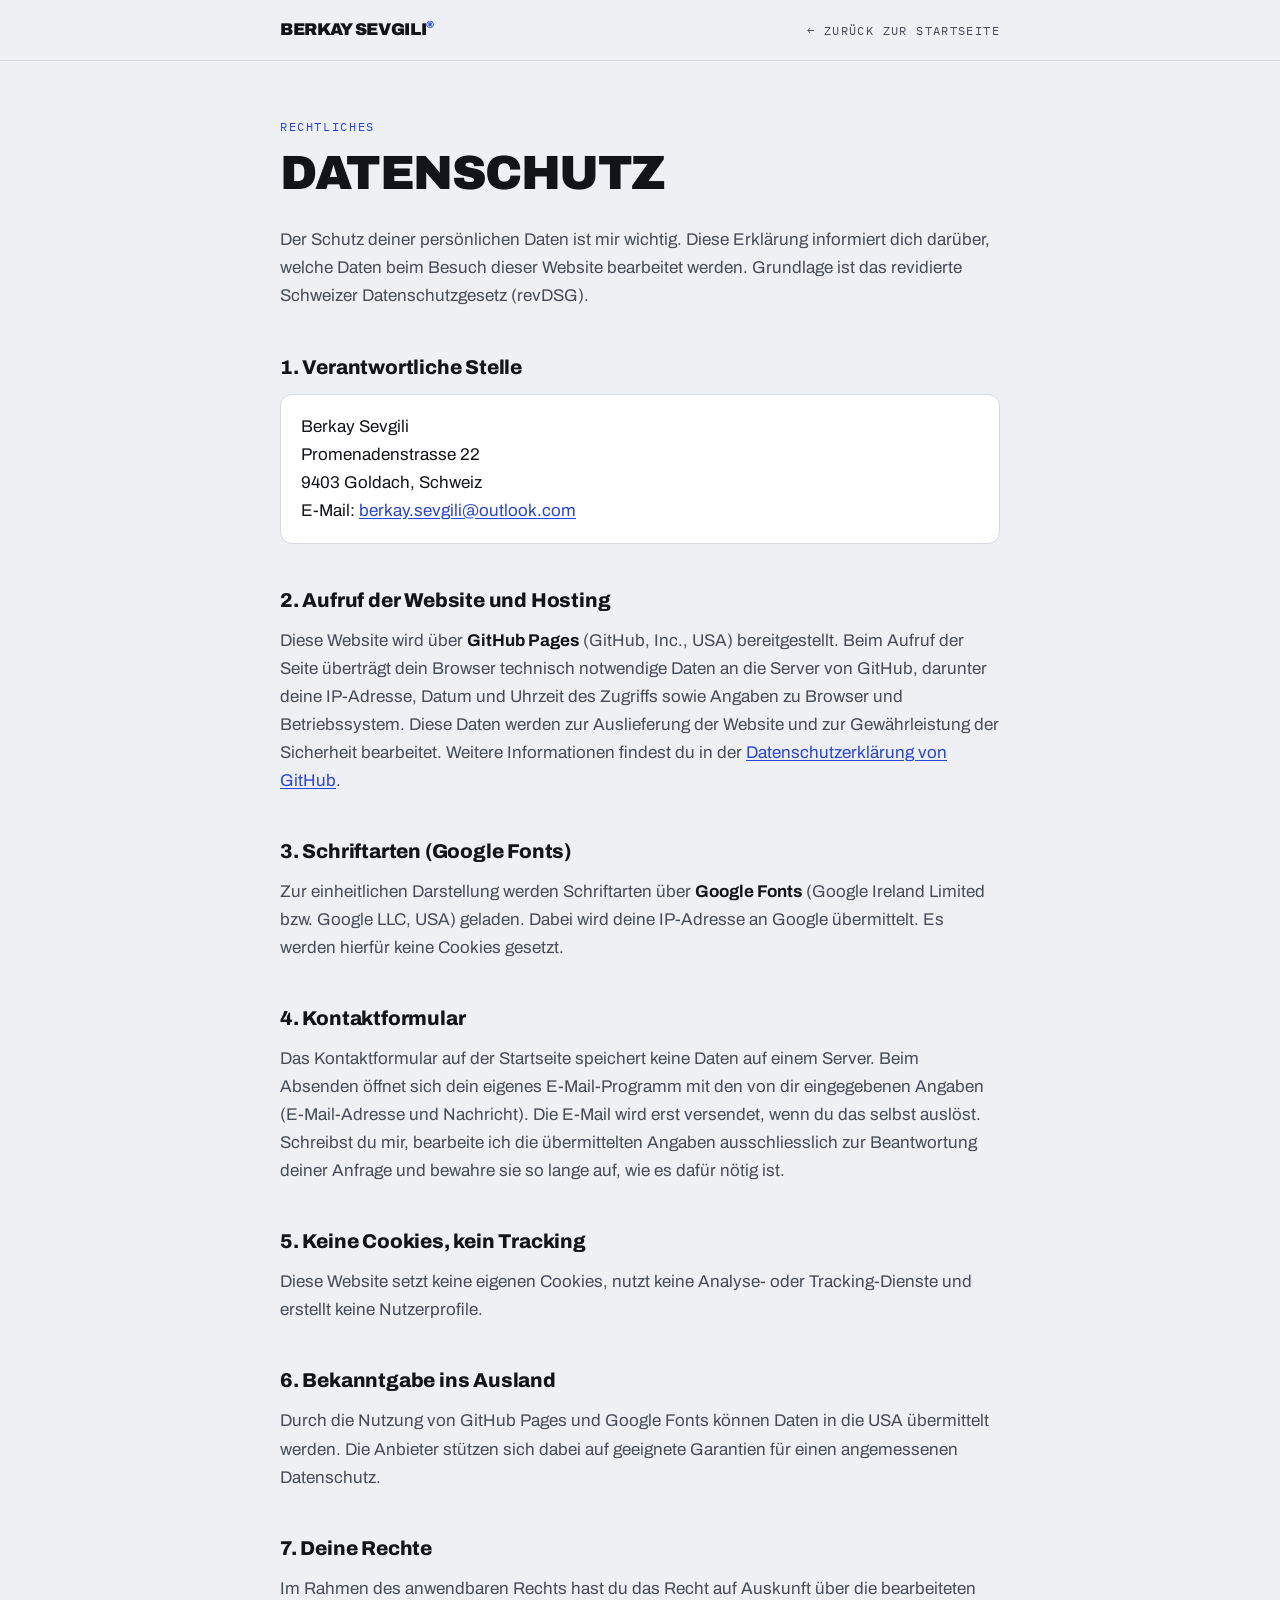
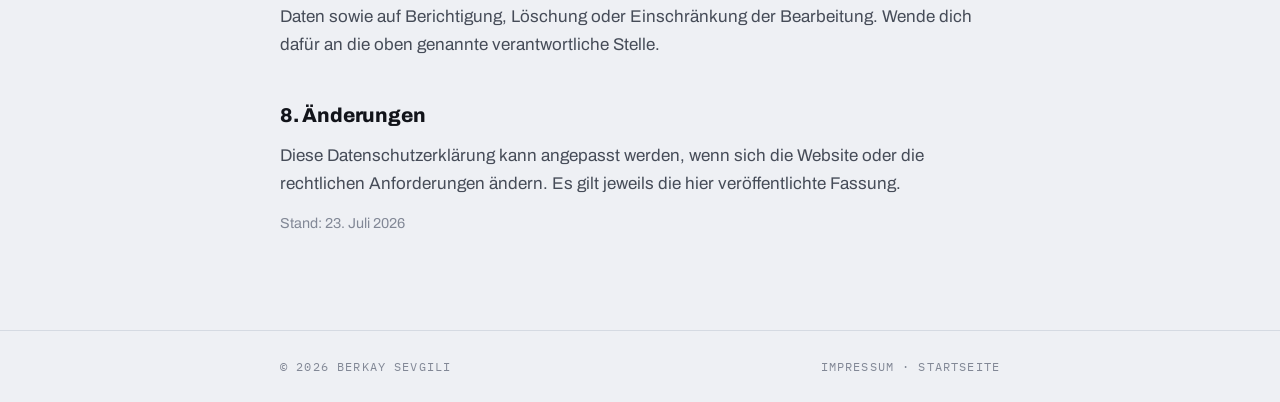
<file: datenschutz.html>
<!DOCTYPE html>
<html lang="de-CH">
<head>
<meta charset="UTF-8">
<meta name="viewport" content="width=device-width, initial-scale=1.0">
<title>Datenschutz | Berkay Sevgili</title>
<meta name="description" content="Datenschutzerklärung der Website von Berkay Sevgili, ausgerichtet am revidierten Schweizer Datenschutzgesetz (revDSG).">
<link rel="canonical" href="https://www.berkaysevgili.ch/datenschutz.html">
<link rel="preconnect" href="https://fonts.googleapis.com">
<link rel="preconnect" href="https://fonts.gstatic.com" crossorigin>
<link href="https://fonts.googleapis.com/css2?family=Archivo:wght@400;500;600;700;800;900&family=IBM+Plex+Mono:wght@400;500&display=swap" rel="stylesheet">
<link rel="stylesheet" href="legal.css">
</head>
<body>

<header class="legal-header">
  <div class="wrap">
    <a class="brand" href="index.html">BERKAY SEVGILI<sup>®</sup></a>
    <a class="back" href="index.html">← Zurück zur Startseite</a>
  </div>
</header>

<main>
  <div class="wrap">
    <p class="eyebrow">Rechtliches</p>
    <h1>Datenschutz</h1>

    <p>Der Schutz deiner persönlichen Daten ist mir wichtig. Diese Erklärung informiert dich darüber, welche Daten beim Besuch dieser Website bearbeitet werden. Grundlage ist das revidierte Schweizer Datenschutzgesetz (revDSG).</p>

    <h2>1. Verantwortliche Stelle</h2>
    <address class="addr">
      <span class="addr-line">Berkay Sevgili</span>
      <span class="addr-line">Promenadenstrasse 22</span>
      <span class="addr-line">9403 Goldach, Schweiz</span>
      <span class="addr-line">E-Mail: <a href="mailto:berkay.sevgili@outlook.com">berkay.sevgili@outlook.com</a></span>
    </address>

    <h2>2. Aufruf der Website und Hosting</h2>
    <p>Diese Website wird über <strong>GitHub Pages</strong> (GitHub, Inc., USA) bereitgestellt. Beim Aufruf der Seite überträgt dein Browser technisch notwendige Daten an die Server von GitHub, darunter deine IP-Adresse, Datum und Uhrzeit des Zugriffs sowie Angaben zu Browser und Betriebssystem. Diese Daten werden zur Auslieferung der Website und zur Gewährleistung der Sicherheit bearbeitet. Weitere Informationen findest du in der <a href="https://docs.github.com/en/site-policy/privacy-policies/github-privacy-statement" rel="noopener" target="_blank">Datenschutzerklärung von GitHub</a>.</p>

    <h2>3. Schriftarten (Google Fonts)</h2>
    <p>Zur einheitlichen Darstellung werden Schriftarten über <strong>Google Fonts</strong> (Google Ireland Limited bzw. Google LLC, USA) geladen. Dabei wird deine IP-Adresse an Google übermittelt. Es werden hierfür keine Cookies gesetzt.</p>

    <h2>4. Kontaktformular</h2>
    <p>Das Kontaktformular auf der Startseite speichert keine Daten auf einem Server. Beim Absenden öffnet sich dein eigenes E-Mail-Programm mit den von dir eingegebenen Angaben (E-Mail-Adresse und Nachricht). Die E-Mail wird erst versendet, wenn du das selbst auslöst. Schreibst du mir, bearbeite ich die übermittelten Angaben ausschliesslich zur Beantwortung deiner Anfrage und bewahre sie so lange auf, wie es dafür nötig ist.</p>

    <h2>5. Keine Cookies, kein Tracking</h2>
    <p>Diese Website setzt keine eigenen Cookies, nutzt keine Analyse- oder Tracking-Dienste und erstellt keine Nutzerprofile.</p>

    <h2>6. Bekanntgabe ins Ausland</h2>
    <p>Durch die Nutzung von GitHub Pages und Google Fonts können Daten in die USA übermittelt werden. Die Anbieter stützen sich dabei auf geeignete Garantien für einen angemessenen Datenschutz.</p>

    <h2>7. Deine Rechte</h2>
    <p>Im Rahmen des anwendbaren Rechts hast du das Recht auf Auskunft über die bearbeiteten Daten sowie auf Berichtigung, Löschung oder Einschränkung der Bearbeitung. Wende dich dafür an die oben genannte verantwortliche Stelle.</p>

    <h2>8. Änderungen</h2>
    <p>Diese Datenschutzerklärung kann angepasst werden, wenn sich die Website oder die rechtlichen Anforderungen ändern. Es gilt jeweils die hier veröffentlichte Fassung.</p>

    <p class="muted">Stand: 23. Juli 2026</p>
  </div>
</main>

<footer class="legal-footer">
  <div class="wrap">
    <span>© 2026 Berkay Sevgili</span>
    <span><a href="impressum.html">Impressum</a> · <a href="index.html">Startseite</a></span>
  </div>
</footer>

</body>
</html>
</file>
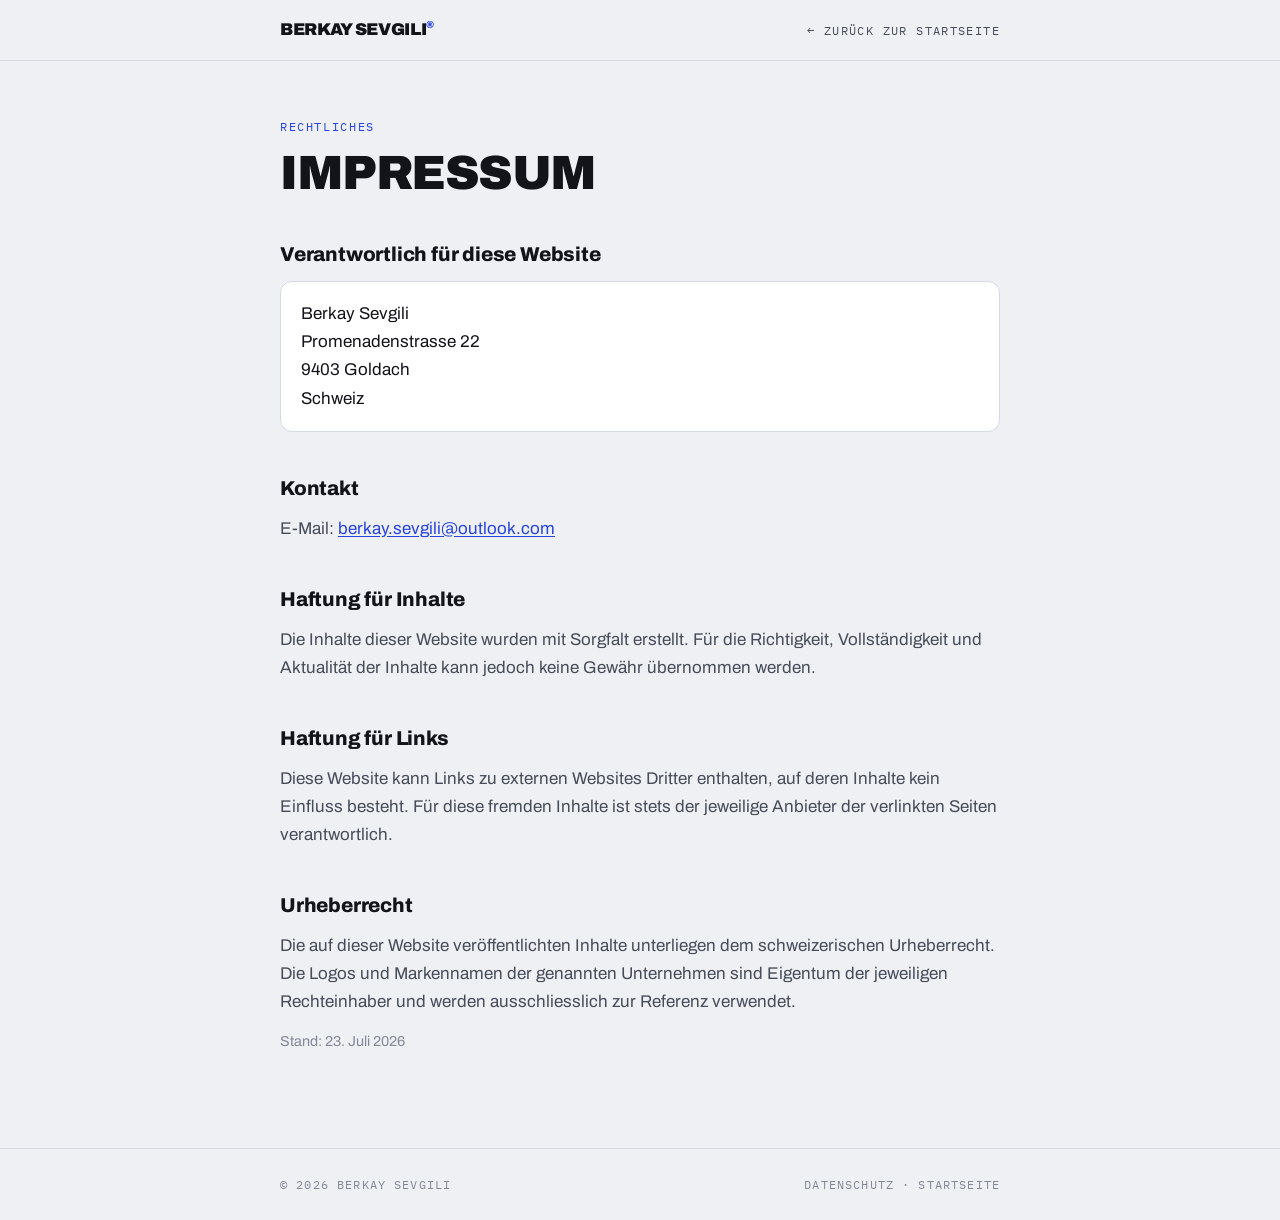
<file: impressum.html>
<!DOCTYPE html>
<html lang="de-CH">
<head>
<meta charset="UTF-8">
<meta name="viewport" content="width=device-width, initial-scale=1.0">
<title>Impressum | Berkay Sevgili</title>
<meta name="description" content="Impressum und Kontaktangaben von Berkay Sevgili, Automation Engineer aus Zürich.">
<link rel="canonical" href="https://www.berkaysevgili.ch/impressum.html">
<link rel="preconnect" href="https://fonts.googleapis.com">
<link rel="preconnect" href="https://fonts.gstatic.com" crossorigin>
<link href="https://fonts.googleapis.com/css2?family=Archivo:wght@400;500;600;700;800;900&family=IBM+Plex+Mono:wght@400;500&display=swap" rel="stylesheet">
<link rel="stylesheet" href="legal.css">
</head>
<body>

<header class="legal-header">
  <div class="wrap">
    <a class="brand" href="index.html">BERKAY SEVGILI<sup>®</sup></a>
    <a class="back" href="index.html">← Zurück zur Startseite</a>
  </div>
</header>

<main>
  <div class="wrap">
    <p class="eyebrow">Rechtliches</p>
    <h1>Impressum</h1>

    <h2>Verantwortlich für diese Website</h2>
    <address class="addr">
      <span class="addr-line">Berkay Sevgili</span>
      <span class="addr-line">Promenadenstrasse 22</span>
      <span class="addr-line">9403 Goldach</span>
      <span class="addr-line">Schweiz</span>
    </address>

    <h2>Kontakt</h2>
    <p>
      E-Mail: <a href="mailto:berkay.sevgili@outlook.com">berkay.sevgili@outlook.com</a>
    </p>

    <h2>Haftung für Inhalte</h2>
    <p>Die Inhalte dieser Website wurden mit Sorgfalt erstellt. Für die Richtigkeit, Vollständigkeit und Aktualität der Inhalte kann jedoch keine Gewähr übernommen werden.</p>

    <h2>Haftung für Links</h2>
    <p>Diese Website kann Links zu externen Websites Dritter enthalten, auf deren Inhalte kein Einfluss besteht. Für diese fremden Inhalte ist stets der jeweilige Anbieter der verlinkten Seiten verantwortlich.</p>

    <h2>Urheberrecht</h2>
    <p>Die auf dieser Website veröffentlichten Inhalte unterliegen dem schweizerischen Urheberrecht. Die Logos und Markennamen der genannten Unternehmen sind Eigentum der jeweiligen Rechteinhaber und werden ausschliesslich zur Referenz verwendet.</p>

    <p class="muted">Stand: 23. Juli 2026</p>
  </div>
</main>

<footer class="legal-footer">
  <div class="wrap">
    <span>© 2026 Berkay Sevgili</span>
    <span><a href="datenschutz.html">Datenschutz</a> · <a href="index.html">Startseite</a></span>
  </div>
</footer>

</body>
</html>
</file>
<file: legal.css>
/* Gemeinsames Stylesheet für Impressum und Datenschutz.
   Nutzt dieselben Tokens wie index.html, kompakt gehalten. */
:root {
  --paper: #eef0f4;
  --surface: #ffffff;
  --ink: #12141a;
  --ink-soft: #464c58;
  --ink-faint: #828896;
  --line: #d5dae2;
  --accent: #2743e0;
  --sans: "Archivo", -apple-system, "Segoe UI", sans-serif;
  --mono: "IBM Plex Mono", ui-monospace, monospace;
}
* { margin: 0; padding: 0; box-sizing: border-box; }
html { scroll-behavior: smooth; }
body {
  font-family: var(--sans); font-size: 1.0625rem; line-height: 1.65;
  background: var(--paper); color: var(--ink); -webkit-font-smoothing: antialiased;
}
::selection { background: var(--accent); color: #fff; }
.wrap { max-width: 760px; margin: 0 auto; padding: 0 20px; }

/* Kopf */
.legal-header { border-bottom: 1px solid var(--line); position: sticky; top: 0; background: rgba(238, 240, 244, 0.9); backdrop-filter: blur(10px); z-index: 10; }
.legal-header .wrap { display: flex; align-items: center; justify-content: space-between; height: 60px; }
.legal-header .brand { font-weight: 900; letter-spacing: -0.02em; text-decoration: none; color: var(--ink); }
.legal-header .brand sup { color: var(--accent); font-size: 0.6em; }
.legal-header .back { font-family: var(--mono); font-size: 0.72rem; text-transform: uppercase; letter-spacing: 0.12em; text-decoration: none; color: var(--ink-soft); }
.legal-header .back:hover { color: var(--accent); }

/* Inhalt */
main { padding: 56px 0 80px; }
.eyebrow { font-family: var(--mono); font-size: 0.72rem; text-transform: uppercase; letter-spacing: 0.14em; color: var(--accent); margin-bottom: 12px; }
h1 { font-size: clamp(2.1rem, 6vw, 3rem); font-weight: 900; letter-spacing: -0.03em; line-height: 1.05; text-transform: uppercase; margin-bottom: 28px; }
h2 { font-size: 1.25rem; font-weight: 800; letter-spacing: -0.01em; margin: 40px 0 10px; }
h3 { font-size: 1rem; font-weight: 700; margin: 22px 0 6px; }
p, ul { margin-bottom: 14px; color: var(--ink-soft); }
ul { padding-left: 20px; }
li { margin-bottom: 6px; }
a { color: var(--accent); text-decoration: underline; text-underline-offset: 2px; }
strong { color: var(--ink); }
.addr { font-style: normal; background: var(--surface); border: 1px solid var(--line); border-radius: 12px; padding: 18px 20px; color: var(--ink); margin-bottom: 14px; }
.addr-line { display: block; }
.muted { color: var(--ink-faint); font-size: 0.9rem; }

/* Fuss */
.legal-footer { border-top: 1px solid var(--line); padding: 26px 0; }
.legal-footer .wrap { display: flex; flex-wrap: wrap; gap: 8px 20px; justify-content: space-between; font-family: var(--mono); font-size: 0.72rem; text-transform: uppercase; letter-spacing: 0.1em; color: var(--ink-faint); }
.legal-footer a { color: var(--ink-faint); text-decoration: none; }
.legal-footer a:hover { color: var(--accent); }
</file>
